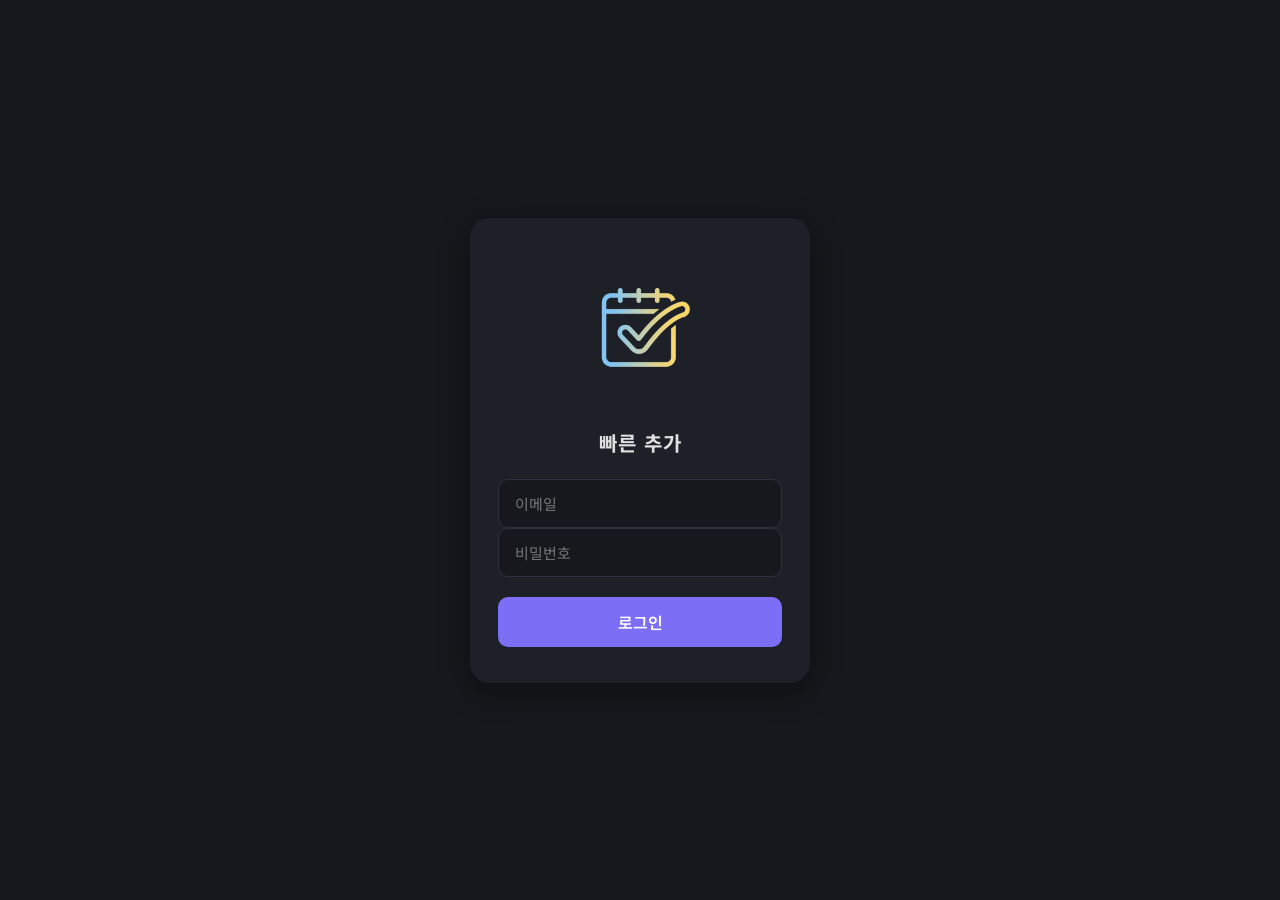
<file: quick.html>
<!DOCTYPE html>
<html lang="ko">
<head>
  <meta charset="UTF-8" />
  <meta name="viewport" content="width=device-width, initial-scale=1.0, maximum-scale=1.0, user-scalable=no" />
  <meta name="theme-color" content="#1a1a2e" />
  <title>똑비서 빠른 추가</title>
  <link rel="icon" href="favicon.png" />
  <!-- 똑비서와 같은 스타일시트(같은 ?v=) → 브라우저 캐시 공유 -->
  <link rel="stylesheet" href="css/style.css?v=20261028a" />
  <!-- 글꼴은 화면 표시를 막지 않도록 비동기 로드 -->
  <link rel="preconnect" href="https://fonts.googleapis.com" />
  <link rel="stylesheet" media="print" onload="this.media='all'"
        href="https://fonts.googleapis.com/css2?family=Noto+Sans+KR:wght@300;400;500;700&family=DM+Sans:wght@300;400;500&display=swap" />
  <style>
    /* ── 로그인 화면 (index.html과 동일) ── */
    #login-screen {
      position: fixed; inset: 0; background: #16181d;
      display: none; flex-direction: column; align-items: center; justify-content: center;
      z-index: 9998;
    }
    #login-box {
      width: 100%; max-width: 340px; padding: 40px 28px 36px;
      background: #1e2028; border-radius: 20px; box-shadow: 0 8px 32px rgba(0,0,0,0.4);
      display: flex; flex-direction: column; gap: 14px;
    }
    #login-logo-wrap { display: flex; flex-direction: column; align-items: center; gap: 10px; margin-bottom: 8px; }
    #login-logo { width: 160px; height: 160px; background: transparent; border-radius: 12px; }
    #login-title { font-size: 20px; font-weight: 700; color: #e0e0e0; letter-spacing: 1px; }
    #login-box input {
      width: 100%; padding: 13px 16px; border-radius: 10px; border: 1.5px solid #2e3240;
      background: #16181d; color: #e0e0e0; font-size: 15px; outline: none; box-sizing: border-box;
      transition: border-color 0.2s; font-family: 'Noto Sans KR', sans-serif;
    }
    #login-box input:focus { border-color: #7c6ef5; }
    #login-btn {
      width: 100%; padding: 13px; border-radius: 10px; border: none; background: #7c6ef5; color: #fff;
      font-size: 16px; font-weight: 600; cursor: pointer; display: flex; align-items: center;
      justify-content: center; gap: 8px; transition: background 0.2s;
      font-family: 'Noto Sans KR', sans-serif; margin-top: 4px;
    }
    #login-btn:active { background: #5a4abf; }
    #login-btn:disabled { background: #2e3240; cursor: not-allowed; }
    #login-error { color: #e05c6a; font-size: 13px; text-align: center; min-height: 16px; line-height: 1.4; }
    #login-spinner {
      display: none; width: 18px; height: 18px; border: 2px solid rgba(255,255,255,0.3);
      border-top-color: #fff; border-radius: 50%; animation: spin 0.7s linear infinite;
    }
    @keyframes spin { to { transform: rotate(360deg); } }

    /* ── 빠른 추가 메인 화면 ── */
    #q-app {
      height: 100dvh; max-width: 480px; margin: 0 auto;
      overflow-y: auto; -webkit-overflow-scrolling: touch;
      padding: 18px 16px 120px;
    }
    #q-header { display: flex; align-items: center; justify-content: space-between; margin-bottom: 16px; }
    #q-header-title { font-size: 18px; font-weight: 700; color: var(--text-primary); }
    #q-header-sub   { font-size: 12px; color: var(--text-muted); margin-top: 2px; }
    #q-edit-toggle {
      padding: 7px 14px; border-radius: 20px; font-size: 13px;
      border: 1px solid var(--border-light); color: var(--text-secondary);
    }
    #q-edit-toggle.active { background: var(--accent); border-color: var(--accent); color: #1a1a2e; font-weight: 600; }
    #q-header-btns { display: flex; gap: 6px; align-items: center; flex-shrink: 0; }
    #q-add-tpl {
      display: none; padding: 7px 12px; border-radius: 20px; font-size: 13px;
      border: 1px solid var(--accent); color: var(--accent);
    }
    #q-app.editing #q-add-tpl { display: block; }

    #q-direct {
      width: 100%; padding: 15px; margin-bottom: 16px;
      border-radius: var(--radius); border: 1.5px dashed var(--accent);
      background: var(--accent-glow); color: var(--accent);
      font-size: 15px; font-weight: 600;
    }
    #q-direct:active { transform: scale(0.98); }

    #q-grid { display: grid; grid-template-columns: 1fr 1fr; gap: 10px; }
    .q-card {
      position: relative; text-align: left;
      background: var(--bg-surface); border: 1px solid var(--border-light);
      border-left: 4px solid var(--border-light);
      border-radius: var(--radius); padding: 14px 12px; min-height: 74px;
      display: flex; flex-direction: column; justify-content: center; gap: 6px;
      transition: transform 0.1s;
    }
    .q-card:active { transform: scale(0.97); }
    .q-card.imp-1 { border-left-color: var(--imp-1); }
    .q-card.imp-2 { border-left-color: var(--imp-2); }
    .q-card.imp-3 { border-left-color: var(--imp-3); }
    .q-card-title {
      font-size: 15px; font-weight: 600; color: var(--text-primary);
      word-break: break-all; line-height: 1.3;
    }
    .q-card-meta { font-size: 11px; color: var(--text-muted); display: flex; flex-wrap: wrap; gap: 6px; }
    .q-card-memo {
      font-size: 11px; color: var(--text-secondary);
      white-space: nowrap; overflow: hidden; text-overflow: ellipsis;
    }
    /* 편집 모드: 1열 목록 + 오른쪽 드래그 핸들(가로 3선, 체크리스트와 동일) */
    #q-app.editing #q-grid { grid-template-columns: 1fr; gap: 8px; }
    #q-app.editing .q-card { min-height: 60px; padding-right: 56px; border-style: dashed; border-left-style: solid; }
    #q-app.editing .q-card:active { transform: none; }
    .q-card-handle {
      display: none; position: absolute; top: 0; right: 0; bottom: 0; width: 52px;
      align-items: center; justify-content: center;
      color: var(--text-muted); cursor: grab; touch-action: none;
      -webkit-user-select: none; user-select: none; -webkit-touch-callout: none;
    }
    #q-app.editing .q-card-handle { display: flex; }
    .q-card.q-dragging { opacity: 0.3; }
    .q-card.q-drag-over-top    { box-shadow: 0 -3px 0 var(--accent); }
    .q-card.q-drag-over-bottom { box-shadow: 0 3px 0 var(--accent); }
    .q-drag-clone { box-shadow: 0 4px 20px rgba(0,0,0,0.4); }
    #q-empty {
      grid-column: 1 / -1; text-align: center; color: var(--text-muted);
      font-size: 13px; line-height: 1.7; padding: 30px 0;
    }

    /* ── 입력 시트 (똑비서 할일 모달 스타일 재사용) ── */
    #modal-box { max-height: 92dvh; overflow-y: auto; }
    #detail-section { margin-bottom: 18px; }
    #q-date-btns { display: flex; gap: 4px; flex-wrap: wrap; }
    .q-date-chip {
      padding: 7px 11px; border-radius: 20px; font-size: 12px;
      border: 1px solid var(--border-light); color: var(--text-secondary);
      white-space: nowrap; transition: all 0.15s;
    }
    .q-date-chip.active { background: var(--accent); border-color: var(--accent); color: #1a1a2e; font-weight: 600; }
    #q-date-text { font-size: 11px; color: var(--text-muted); margin-left: 40px; margin-top: -6px; }
    #q-option-slots { display: flex; gap: 14px; align-items: center; }
    #q-option-slots .remind-flag-slot { min-height: 30px; }
    #q-option-slots #checklist-toggle-label { margin-left: 0; }
    #q-option-slots .checklist-open-btn,
    #q-option-slots .time-open-btn { padding: 5px 12px; font-size: 12px; }
    #q-footer { display: flex; gap: 8px; }
    #q-footer #modal-save { flex: 1; margin-top: 0; }
    #q-tpl-delete {
      padding: 13px 18px; border-radius: var(--radius-sm); font-size: 15px;
      border: 1px solid var(--danger); color: var(--danger);
    }
    #q-tpl-delete.hidden { display: none; }
    #modal-save:disabled { opacity: 0.5; }

    /* ── 확인 창 (템플릿 삭제) ── */
    #q-confirm {
      position: fixed; inset: 0; background: rgba(0,0,0,0.55); z-index: 1100;
      display: flex; align-items: center; justify-content: center;
    }
    #q-confirm.hidden { display: none; }
    #q-confirm-box {
      background: var(--bg-elevated); border-radius: 16px; padding: 24px 20px 18px; width: 280px;
      display: flex; flex-direction: column; gap: 16px; box-shadow: 0 8px 32px rgba(0,0,0,0.5);
    }
    #q-confirm-msg { font-size: 15px; font-weight: 600; color: var(--text-primary); text-align: center; line-height: 1.5; word-break: break-all; }
    #q-confirm-btns { display: flex; gap: 10px; }
    #q-confirm-btns button { flex: 1; padding: 11px; border-radius: 10px; font-size: 15px; }
    #q-confirm-cancel { background: var(--bg-hover); color: var(--text-primary); }
    #q-confirm-ok { background: var(--danger); color: #fff; font-weight: 600; }

    /* 하단 탭바가 없으므로 토스트 위치를 아래로 */
    #toast { bottom: 40px; }
  </style>
</head>
<body>
<script>
  // 저장된 테마를 먼저 적용 (index.html의 스플래시 스크립트와 동일)
  (function () {
    var LEGACY = { sage: 'light', navy: 'dark' };
    var COLORS = ['sky', 'rose', 'lavender', 'cream', 'apricot', 'mint', 'mocha', 'gray'];
    var t = localStorage.getItem('app-theme') || (localStorage.getItem('lightmode') === '1' ? 'light' : 'dark');
    if (LEGACY[t]) t = LEGACY[t];
    if (t === 'light') document.body.classList.add('light-mode');
    else if (COLORS.indexOf(t) !== -1) document.body.classList.add('theme-' + t, 'theme-active');
  })();
</script>

<!-- ===== 로그인 화면 (저장된 로그인이 없을 때만 표시) ===== -->
<div id="login-screen">
  <div id="login-box">
    <div id="login-logo-wrap">
      <img id="login-logo" src="logo2.png" alt="똑비서" />
      <div id="login-title">빠른 추가</div>
    </div>
    <form id="login-form" autocomplete="off">
      <input type="email" id="login-email" placeholder="이메일" required autocomplete="username" />
      <input type="password" id="login-password" placeholder="비밀번호" required autocomplete="current-password" />
      <div id="login-error"></div>
      <button type="submit" id="login-btn">
        <span id="login-btn-text">로그인</span>
        <span id="login-spinner"></span>
      </button>
    </form>
  </div>
</div>

<!-- ===== 메인 화면: 템플릿 목록 ===== -->
<div id="q-app" style="display:none">
  <div id="q-header">
    <div>
      <div id="q-header-title">⚡ 빠른 똑비서</div>
      <div id="q-header-sub"></div>
    </div>
    <div id="q-header-btns">
      <button id="q-add-tpl">＋ 새 템플릿</button>
      <button id="q-edit-toggle">템플릿 편집</button>
    </div>
  </div>
  <button id="q-direct">✏️ 직접 입력</button>
  <div id="q-grid"></div>
</div>

<!-- ===== 입력 시트 (똑비서 할일 모달 구조/스타일 재사용) ===== -->
<div id="modal-overlay" class="hidden">
  <div id="modal-box">
    <div id="modal-header">
      <span id="modal-title-label">할일 추가</span>
      <button id="modal-close">✕</button>
    </div>
    <div id="modal-title-row">
      <input type="text" id="input-title" size="1" placeholder="할일을 입력하세요..." autocomplete="off" />
    </div>
    <div id="detail-section">
      <div class="detail-row" id="q-date-row">
        <label class="detail-label">날짜</label>
        <div id="q-date-btns">
          <button class="q-date-chip" data-offset="0">오늘</button>
          <button class="q-date-chip" data-offset="1">내일</button>
          <button class="q-date-chip" data-offset="2">모레</button>
          <button class="q-date-chip" id="q-date-pick">📅 선택</button>
        </div>
      </div>
      <div id="q-date-text"></div>
      <div class="detail-row">
        <label class="detail-label">중요도</label>
        <div id="importance-btns">
          <button class="imp-btn" data-val="0">없음</button>
          <button class="imp-btn" data-val="1">낮음</button>
          <button class="imp-btn" data-val="2">보통</button>
          <button class="imp-btn" data-val="3">높음</button>
        </div>
      </div>
      <div class="detail-row">
        <label class="detail-label">메모</label>
        <textarea id="input-memo" cols="1" placeholder="메모 (선택사항)"></textarea>
      </div>
      <div class="detail-row">
        <label class="detail-label">옵션</label>
        <div id="q-option-slots">
          <div class="remind-flag-slot">
            <label id="time-toggle-label">
              <input type="checkbox" id="time-toggle" />
              <span>시간</span>
            </label>
            <button id="time-open-btn" class="time-open-btn hidden" title="시간 편집">🕒 시간</button>
          </div>
          <div class="remind-flag-slot">
            <label id="checklist-toggle-label">
              <input type="checkbox" id="checklist-toggle" />
              <span>리스트</span>
            </label>
            <button id="checklist-open-btn" class="checklist-open-btn hidden" title="체크리스트 편집">☑ 리스트</button>
          </div>
        </div>
      </div>
    </div>
    <div id="q-footer">
      <button id="q-tpl-delete" class="hidden">삭제</button>
      <button id="modal-save">추가</button>
    </div>
  </div>
</div>

<!-- ===== 체크리스트 모달 (index.html과 동일) ===== -->
<div id="checklist-overlay" class="hidden">
  <div id="checklist-box">
    <div id="checklist-header">
      <span>체크 리스트</span>
      <button id="checklist-modal-close">✕</button>
    </div>
    <div id="checklist-items"></div>
    <div id="checklist-add-row">
      <input type="text" id="checklist-input" size="1" placeholder="" autocomplete="off" />
      <button id="checklist-add-btn">＋</button>
    </div>
    <div id="checklist-footer">
      <button id="checklist-cancel-btn" class="checklist-footer-btn cancel">취소</button>
      <button id="checklist-confirm-btn" class="checklist-footer-btn confirm">확인</button>
    </div>
  </div>
</div>

<!-- ===== 시간 설정 모달 (index.html과 동일) ===== -->
<div id="time-overlay" class="hidden">
  <div id="time-box">
    <div id="time-header">
      <span>시간 설정</span>
      <button id="time-modal-close">✕</button>
    </div>
    <div id="time-select-row">
      <select id="time-hour"></select>
      <span class="time-unit">시</span>
      <select id="time-minute"></select>
      <span class="time-unit">분</span>
    </div>
    <div id="time-footer">
      <button id="time-delete-btn" class="time-footer-btn delete hidden">삭제</button>
      <button id="time-cancel-btn" class="time-footer-btn cancel">취소</button>
      <button id="time-confirm-btn" class="time-footer-btn confirm">확인</button>
    </div>
  </div>
</div>

<!-- ===== 템플릿 삭제 확인 ===== -->
<div id="q-confirm" class="hidden">
  <div id="q-confirm-box">
    <div id="q-confirm-msg"></div>
    <div id="q-confirm-btns">
      <button id="q-confirm-cancel">취소</button>
      <button id="q-confirm-ok">삭제</button>
    </div>
  </div>
</div>

<!-- 똑비서 파일 재활용 (같은 ?v= → 브라우저 캐시 공유)
     config.js  : 로그인·출입증 갱신·공용 함수(showToast, todayStr …)
     db.js      : insertTodo (할일 저장), 체크리스트 진행도
     sync.js    : 기기 저장소(IndexedDB)·대기 큐 — 오프라인 저장용
     todo.js    : 시간 표시 형식(formatTimeLabel)
     modal.js   : 시간 모달·체크리스트 모달
     storage.js : 디자인 달력(openCustomDatePicker)
     holiday.js : 달력의 공휴일 빨간 날 -->
<script src="js/config.js?v=20261114a"></script>
<script src="js/db.js"></script>
<script src="js/sync.js?v=20261028a"></script>
<script src="js/todo.js"></script>
<script src="js/modal.js"></script>
<script src="js/storage.js?v=20261112b"></script>
<script src="js/holiday.js?v=20261112c"></script>

<script>
// =============================================
// quick.html — 똑비서 빠른 추가 (모바일 전용)
// - 템플릿(기기 안 저장)을 눌러 바로 할일 추가
// - 저장 대상: 개인 모드(ddog) 테이블
// =============================================

// ── 똑비서 화면 함수 대체 ──
// 재활용한 파일들이 똑비서 화면 갱신 함수를 부르는 경우가 있어 빈 함수로 둔다.
// (빠른 추가에는 달력·목록 화면이 없음)
function refreshCurrentTab() {}
function updateMonthDots() {}

// config.js의 로그인 폼(initLoginForm)은 로그인 성공 시 showApp()을 부른다.
// → 똑비서 전체를 띄우는 대신 빠른 추가 화면을 띄우도록 이 페이지용으로 교체
async function showApp() {
  document.getElementById('login-screen').style.display = 'none';
  document.getElementById('q-app').style.display = '';
  _qLoadHolidays();
}

// ─────────────────────────────────────────────
// 템플릿 저장소 (기기 안 localStorage)
// ─────────────────────────────────────────────
const Q_TPL_KEY = 'ddog_quick_templates';

function qLoadTemplates() {
  try {
    const arr = JSON.parse(localStorage.getItem(Q_TPL_KEY) || '[]');
    return Array.isArray(arr) ? arr : [];
  } catch(e) { return []; }
}

function qSaveTemplates(list) {
  localStorage.setItem(Q_TPL_KEY, JSON.stringify(list));
}

// 표시 순서: 중요도 높음 → 보통 → 낮음 → 없음, 같은 중요도 안에서는 저장된 순서
function qSortedTemplates() {
  return qLoadTemplates()
    .map((t, i) => ({ t, i }))
    .sort((a, b) => ((b.t.importance || 0) - (a.t.importance || 0)) || (a.i - b.i))
    .map(x => x.t);
}

// ─────────────────────────────────────────────
// 메인 화면 (템플릿 목록)
// ─────────────────────────────────────────────
let _qEditing = false;   // 편집 모드

function qRenderGrid() {
  const grid = document.getElementById('q-grid');
  const list = qSortedTemplates();
  grid.innerHTML = '';

  if (!list.length) {
    const empty = document.createElement('div');
    empty.id = 'q-empty';
    empty.innerHTML = _qEditing
      ? '오른쪽 위 [＋ 새 템플릿]으로 추가해 보세요.'
      : '등록된 템플릿이 없어요.<br>오른쪽 위 [템플릿 편집]에서 추가해 보세요.';
    grid.appendChild(empty);
    return;
  }

  list.forEach(tpl => {
    const card = document.createElement('button');
    card.className = 'q-card imp-' + (tpl.importance || 0);
    card.dataset.tplid = tpl.id;
    card.dataset.imp = String(tpl.importance || 0);

    const title = document.createElement('div');
    title.className = 'q-card-title';
    title.textContent = tpl.title;
    card.appendChild(title);

    const metaParts = [];
    if (tpl.time_at) metaParts.push('🕒 ' + formatTimeLabel(tpl.time_at));
    const clCount = (tpl.checklist || []).filter(it => it.text && it.text.trim()).length;
    if (clCount) metaParts.push('☑ ' + clCount);
    if (metaParts.length) {
      const meta = document.createElement('div');
      meta.className = 'q-card-meta';
      metaParts.forEach(t => { const s = document.createElement('span'); s.textContent = t; meta.appendChild(s); });
      card.appendChild(meta);
    }
    if (tpl.memo) {
      const memo = document.createElement('div');
      memo.className = 'q-card-memo';
      memo.textContent = tpl.memo.split('\n')[0];
      card.appendChild(memo);
    }

    // 편집 모드: 드래그 핸들 (똑비서 체크리스트와 같은 가로 3선)
    const handle = document.createElement('span');
    handle.className = 'q-card-handle';
    handle.innerHTML = '<svg viewBox="0 0 24 14" width="20" height="13" fill="currentColor"><rect y="0" width="24" height="2.5" rx="1.2"/><rect y="5.5" width="24" height="2.5" rx="1.2"/><rect y="11" width="24" height="2.5" rx="1.2"/></svg>';
    handle.addEventListener('click', e => e.stopPropagation());
    card.appendChild(handle);
    qInitCardDrag(handle, grid, tpl.id);

    card.addEventListener('click', () => {
      if (_qEditing) qOpenSheet('tpl-edit', tpl);
      else           qOpenSheet('add', tpl);
    });
    grid.appendChild(card);
  });
}

// ─── 템플릿 드래그 정렬 (똑비서 체크리스트 드래그 방식 재활용) ───
// 같은 중요도 범위 안에서만 이동 가능 (끌고 있는 카드가 범위 밖으로 나가지 않음)
function qInitCardDrag(handle, container, tplId) {
  let startY = 0, isDragging = false, cloneEl = null, origRect = null, srcCard = null, lastY = 0;

  const getCard = () => container.querySelector(`[data-tplid="${tplId}"]`);
  const groupCards = () => [...container.querySelectorAll(`.q-card[data-imp="${srcCard.dataset.imp}"]`)];
  const otherCards = () => groupCards().filter(c => c !== srcCard);
  const clearMarks = () => container.querySelectorAll('.q-drag-over-top, .q-drag-over-bottom')
    .forEach(c => c.classList.remove('q-drag-over-top', 'q-drag-over-bottom'));

  // 끌고 있는 카드의 위치를 같은 중요도 범위 안으로 제한 → 카드 중심 Y 반환
  const clampedCenter = (clientY) => {
    const g = groupCards();
    const top    = g[0].getBoundingClientRect().top;
    const bottom = g[g.length - 1].getBoundingClientRect().bottom;
    let cardTop = origRect.top + (clientY - startY);
    cardTop = Math.max(top, Math.min(cardTop, bottom - origRect.height));
    if (cloneEl) cloneEl.style.top = cardTop + 'px';
    return cardTop + origRect.height / 2;
  };

  const onStart = (clientY) => { startY = clientY; srcCard = getCard(); };

  const onMove = (clientY) => {
    if (!srcCard) return;
    if (!isDragging) {
      if (Math.abs(clientY - startY) <= 6) return;
      isDragging = true;
      origRect = srcCard.getBoundingClientRect();
      cloneEl = srcCard.cloneNode(true);
      cloneEl.classList.add('q-drag-clone');
      cloneEl.style.cssText = `position:fixed;left:${origRect.left}px;top:${origRect.top}px;width:${origRect.width}px;height:${origRect.height}px;z-index:9999;pointer-events:none;opacity:0.9;margin:0;`;
      document.body.appendChild(cloneEl);
      srcCard.classList.add('q-dragging');
    }
    const y = clampedCenter(clientY);
    lastY = y;

    clearMarks();
    const target = otherCards().find(c => {
      const r = c.getBoundingClientRect();
      return y >= r.top && y <= r.bottom;
    });
    if (target) {
      const r = target.getBoundingClientRect();
      target.classList.add(y < r.top + r.height / 2 ? 'q-drag-over-top' : 'q-drag-over-bottom');
    }

    // 목록 위/아래 끝으로 끌면 자동 스크롤
    const app = document.getElementById('q-app');
    if (clientY < 70) app.scrollTop -= 8;
    else if (clientY > window.innerHeight - 70) app.scrollTop += 8;
  };

  const onEnd = () => {
    if (!srcCard) return;
    if (!isDragging) { srcCard = null; return; }
    isDragging = false;
    if (cloneEl) { cloneEl.remove(); cloneEl = null; }
    clearMarks();

    // 같은 중요도 안에서 놓인 위치 계산
    // (범위 끝에 닿으면 카드 중심이 이웃 카드 중심과 같아지므로, 움직인 방향으로 판정)
    const movedDown = lastY > origRect.top + origRect.height / 2;
    let dropBeforeId = null;
    for (const c of otherCards()) {
      const r = c.getBoundingClientRect();
      const mid = r.top + r.height / 2;
      if (movedDown ? lastY < mid : lastY <= mid) { dropBeforeId = c.dataset.tplid; break; }
    }
    srcCard.classList.remove('q-dragging');

    // 화면 순서(중요도 정렬)대로 저장하면서, 같은 중요도 묶음 안에서만 위치 이동
    const list = qSortedTemplates();
    const srcIdx = list.findIndex(t => t.id === tplId);
    if (srcIdx !== -1) {
      const [item] = list.splice(srcIdx, 1);
      let to;
      if (dropBeforeId !== null) {
        to = list.findIndex(t => t.id === dropBeforeId);
      } else {
        // 묶음의 맨 끝 = 같은 중요도의 마지막 카드 바로 뒤
        const imp = item.importance || 0;
        let lastIdx = -1;
        list.forEach((t, i) => { if ((t.importance || 0) === imp) lastIdx = i; });
        to = lastIdx === -1 ? srcIdx : lastIdx + 1;
      }
      list.splice(to === -1 ? srcIdx : to, 0, item);
      qSaveTemplates(list);
    }
    srcCard = null;
    qRenderGrid();
  };

  handle.addEventListener('touchstart', e => {
    e.preventDefault();
    onStart(e.touches[0].clientY);
    const mv = ev => { ev.preventDefault(); onMove(ev.touches[0].clientY); };
    const en = ev => {
      document.removeEventListener('touchmove', mv);
      document.removeEventListener('touchend', en);
      document.removeEventListener('touchcancel', en);
      onEnd();
    };
    document.addEventListener('touchmove', mv, { passive: false });
    document.addEventListener('touchend', en, { passive: true });
    document.addEventListener('touchcancel', en, { passive: true });
  }, { passive: false });

  handle.addEventListener('mousedown', e => {
    e.preventDefault();
    onStart(e.clientY);
    document.body.style.userSelect = 'none';
    const mv = ev => onMove(ev.clientY);
    const en = ev => {
      document.removeEventListener('mousemove', mv);
      document.removeEventListener('mouseup', en);
      document.body.style.userSelect = '';
      onEnd();
    };
    document.addEventListener('mousemove', mv);
    document.addEventListener('mouseup', en);
  });
}

function qSetEditing(on) {
  _qEditing = on;
  document.getElementById('q-app').classList.toggle('editing', on);
  const btn = document.getElementById('q-edit-toggle');
  btn.textContent = on ? '완료' : '템플릿 편집';
  btn.classList.toggle('active', on);
  document.getElementById('q-direct').style.display = on ? 'none' : '';
  qRenderGrid();
}

function qUpdateHeaderSub() {
  const d = new Date();
  const dow = ['일','월','화','수','목','금','토'][d.getDay()];
  document.getElementById('q-header-sub').textContent =
    `오늘 ${d.getMonth()+1}월 ${d.getDate()}일 (${dow})`;
}

// ─────────────────────────────────────────────
// 입력 시트
//   mode: 'add'      → 할일 추가 (tpl 있으면 템플릿 값으로 채움, 없으면 직접 입력)
//         'tpl-new'  → 새 템플릿 등록
//         'tpl-edit' → 템플릿 수정/삭제
// ─────────────────────────────────────────────
let _qMode   = 'add';
let _qTplId  = null;
let _qDate   = todayStr();
let _qSaving = false;

function _qDateOffset(n) {
  const d = new Date(); d.setDate(d.getDate() + n); return toLocalDateStr(d);
}

function _qDateLabel(v) {
  const d = new Date(v + 'T00:00:00');
  const dow = ['일','월','화','수','목','금','토'][d.getDay()];
  return `${d.getMonth()+1}. ${d.getDate()}.(${dow})`;
}

function qSetDate(dateStr) {
  _qDate = dateStr;
  let matched = false;
  document.querySelectorAll('.q-date-chip[data-offset]').forEach(chip => {
    const on = _qDateOffset(parseInt(chip.dataset.offset, 10)) === dateStr;
    chip.classList.toggle('active', on);
    if (on) matched = true;
  });
  const pick = document.getElementById('q-date-pick');
  pick.classList.toggle('active', !matched);
  pick.textContent = matched ? '📅 선택' : '📅 ' + _qDateLabel(dateStr);
  const full = _formatCustomDateLabel(dateStr);   // storage.js: "2026. 11. 24. (화)"
  document.getElementById('q-date-text').textContent = full;
}

function qSetImportance(val) {
  selectedImportance = val;   // modal.js 전역
  document.querySelectorAll('#importance-btns .imp-btn').forEach(b => {
    b.classList.toggle('active', parseInt(b.dataset.val, 10) === val);
  });
}

function qOpenSheet(mode, tpl) {
  _qMode  = mode;
  _qTplId = tpl ? tpl.id : null;
  _qSaving = false;
  AppState.editingId = null;   // 체크리스트 모달이 "신규" 동작(확인 = 임시 보관)을 하도록

  const isAdd = mode === 'add';
  document.getElementById('modal-title-label').textContent =
    mode === 'tpl-new'  ? '새 템플릿' :
    mode === 'tpl-edit' ? '템플릿 수정' :
    (tpl ? '할일 추가 · 템플릿' : '할일 추가');
  document.getElementById('q-date-row').style.display  = isAdd ? '' : 'none';
  document.getElementById('q-date-text').style.display = isAdd ? '' : 'none';
  document.getElementById('q-tpl-delete').classList.toggle('hidden', mode !== 'tpl-edit');
  const saveBtn = document.getElementById('modal-save');
  saveBtn.textContent = isAdd ? '추가' : '템플릿 저장';
  saveBtn.disabled = false;

  // 값 채우기 (템플릿 → 시트)
  document.getElementById('input-title').value = tpl ? (tpl.title || '') : '';
  document.getElementById('input-memo').value  = tpl ? (tpl.memo  || '') : '';
  qSetImportance(tpl ? (tpl.importance || 0) : 0);
  timeValue = tpl ? (tpl.time_at || null) : null;                       // modal.js 전역
  checklistItems = tpl && Array.isArray(tpl.checklist)                  // modal.js 전역
    ? tpl.checklist.map(it => ({ ...it, checked: false }))
    : [];
  updateTimeUI();
  updateChecklistUI();
  qSetDate(todayStr());

  document.getElementById('modal-overlay').classList.remove('hidden');
  // 직접 입력/새 템플릿은 제목칸에 바로 포커스 (템플릿 추가는 키보드 안 띄움)
  if (!tpl) setTimeout(() => document.getElementById('input-title').focus(), 250);
}

function qCloseSheet() {
  try { document.activeElement && document.activeElement.blur && document.activeElement.blur(); } catch(e) {}
  document.getElementById('modal-overlay').classList.add('hidden');
}

// 시트 내용 → 템플릿/할일 값
function _qCollect() {
  const validItems = checklistItems.filter(it => it.text && it.text.trim());
  return {
    title:      document.getElementById('input-title').value.trim(),
    memo:       document.getElementById('input-memo').value.trim(),
    importance: selectedImportance,
    time_at:    timeValue || null,
    validItems,
  };
}

function _qTitleRequired() {
  const el = document.getElementById('input-title');
  el.focus();
  el.style.borderColor = 'var(--danger)';
  setTimeout(() => { el.style.borderColor = ''; }, 1500);
  showToast('제목을 입력해주세요 ✏️');
}

async function qHandleSave() {
  if (_qSaving) return;
  const v = _qCollect();
  if (!v.title) { _qTitleRequired(); return; }

  // ── 템플릿 저장 ──
  if (_qMode !== 'add') {
    const list = qLoadTemplates();
    const tpl = {
      id:         _qTplId || ('tpl_' + Date.now() + '_' + Math.random().toString(36).slice(2, 6)),
      title:      v.title,
      memo:       v.memo,
      importance: v.importance,
      time_at:    v.time_at,
      checklist:  v.validItems.map(it => ({ id: it.id, text: it.text.trim(), checked: false })),
    };
    const idx = list.findIndex(t => t.id === tpl.id);
    if (idx !== -1 && (list[idx].importance || 0) === (tpl.importance || 0)) {
      list[idx] = tpl;
    } else {
      // 새 템플릿 또는 중요도 변경 → 해당 중요도 묶음의 맨 끝에 표시되도록 뒤로 이동
      if (idx !== -1) list.splice(idx, 1);
      list.push(tpl);
    }
    qSaveTemplates(list);
    qCloseSheet();
    qRenderGrid();
    showToast('템플릿 저장됐어요 ✓');
    return;
  }

  // ── 할일 추가 → 똑비서(ddog)로 저장 ──
  _qSaving = true;
  const saveBtn = document.getElementById('modal-save');
  saveBtn.disabled = true;

  try {
    // 출입증 확인 (유효하면 서버 요청 없이 즉시 통과, 만료 임박이면 갱신)
    const auth = await refreshNow();
    if (auth === 'invalid' || auth === 'none') {
      clearSession();
      _qSaving = false;
      saveBtn.disabled = false;
      showToast('로그인이 만료됐어요. 다시 로그인해 주세요');
      document.getElementById('login-screen').style.display = 'flex';
      return;
    }

    // 정렬 순서: 똑비서와 동일하게 "그 날짜의 맨 위"로 (insertTodo가 AppState.todos 기준으로 계산)
    try {
      AppState.todos = (await fetchTodosByDate(_qDate)).filter(t => typeof t.sort_order === 'number');
    } catch(e) {
      AppState.todos = [];
    }

    const checklistJson = v.validItems.length
      ? JSON.stringify(v.validItems.map(it => ({ id: it.id, text: it.text.trim(), checked: false })))
      : null;

    const saved = await insertTodo({
      title:        v.title,
      memo:         v.memo,
      importance:   v.importance,
      date:         _qDate,
      time_at:      v.time_at,
      checklist:    checklistJson,
      remind_days:  0,
      weekly_flag:  false,
      storage_flag: false,
      repeat_type:  'none',
    });

    const isTmp = String(saved && saved.id).startsWith('tmp_');
    if (!isTmp && saved && saved.id != null) {
      // 서버 저장 성공 → 기기 저장소에 넣은 사본은 지움.
      // 똑비서는 다음 실행 때 "마지막으로 받은 시각 이후 변경분"을 받아오는데,
      // 이 행이 기기 저장소에 있으면 그 기준 시각이 이 행의 시각으로 앞당겨져
      // 그 사이 다른 기기에서 바뀐 일정을 첫 단계에서 놓칠 수 있기 때문.
      // (지워도 똑비서를 열면 서버에서 바로 받아와 표시됨)
      try { await idbDelete(saved.id); } catch(e) {}
    }
    // 오프라인/전송 실패(tmp) → 기기 저장소 + 대기 큐에 남김 → 똑비서 실행 시 자동 전송

    qCloseSheet();
    showToast(isTmp ? '오프라인 저장 · 똑비서를 열면 전송돼요' : '추가됐어요 ✓', 2500);
  } catch(e) {
    console.error('[quick] 저장 실패', e);
    showToast('저장 실패. 다시 시도해주세요');
  } finally {
    _qSaving = false;
    saveBtn.disabled = false;
  }
}

// ── 템플릿 삭제 확인 ──
function qOpenConfirm() {
  const title = document.getElementById('input-title').value.trim() || '이 템플릿';
  document.getElementById('q-confirm-msg').textContent = `'${title}' 템플릿을 삭제할까요?`;
  document.getElementById('q-confirm').classList.remove('hidden');
}
function qCloseConfirm() {
  document.getElementById('q-confirm').classList.add('hidden');
}
function qDeleteTemplate() {
  const list = qLoadTemplates().filter(t => t.id !== _qTplId);
  qSaveTemplates(list);
  qCloseConfirm();
  qCloseSheet();
  qRenderGrid();
  showToast('템플릿 삭제됐어요');
}

// ─────────────────────────────────────────────
// 뒤로가기: 열린 창(모달)만 닫기
//   - 평소 히스토리: [바닥] 한 칸뿐 → 아무것도 안 열려 있으면 뒤로가기 한 번에 바로 나감
//   - 창이 열리면 [바닥, 보호] 두 칸으로 (보호 칸은 항상 최대 1개 → 쌓이지 않음)
//   - 뒤로가기 → 맨 위 창 하나 닫기. 아직 열린 창이 있으면 똑비서와 같은 방식으로
//     history.forward()로 보호 칸에 복귀 (뒤로가기 중 pushState가 칸을 덮어쓰는 문제 회피)
//   - 버튼으로 창을 다 닫으면 남은 보호 칸을 스스로 정리 (다음 뒤로가기에 바로 나가도록)
// ─────────────────────────────────────────────
let _qGuardActive    = false;   // 보호 칸이 쌓여 있는지
let _qConsumingGuard = false;   // 보호 칸을 스스로 정리하는 중인지

function qHasOpenPopup() {
  if (document.getElementById('storage-date-picker-popup')) return true;
  if (!document.getElementById('q-confirm').classList.contains('hidden')) return true;
  if (!document.getElementById('time-overlay').classList.contains('hidden')) return true;
  if (!document.getElementById('checklist-overlay').classList.contains('hidden')) return true;
  if (!document.getElementById('modal-overlay').classList.contains('hidden')) return true;
  if (_qEditing) return true;   // 템플릿 편집 화면 → 뒤로가기 시 첫 화면으로
  return false;
}

function qCloseTopPopup() {
  const picker = document.getElementById('storage-date-picker-popup');
  if (picker) {
    picker.remove();
    document.getElementById('storage-date-picker-backdrop')?.remove();
    return;
  }
  if (!document.getElementById('q-confirm').classList.contains('hidden'))         { qCloseConfirm(); return; }
  if (!document.getElementById('time-overlay').classList.contains('hidden'))      { closeTimeModal(false); return; }
  if (!document.getElementById('checklist-overlay').classList.contains('hidden')) { closeChecklistModal(false); return; }
  if (!document.getElementById('modal-overlay').classList.contains('hidden'))     { qCloseSheet(); return; }
  if (_qEditing) { qSetEditing(false); return; }
}

// 창이 열리고 닫힐 때마다 보호 칸 상태를 맞춤
function qSyncGuard() {
  const open = qHasOpenPopup();
  if (open && !_qGuardActive) {
    history.pushState({ page: 'q-guard' }, '');
    _qGuardActive = true;
  } else if (!open && _qGuardActive && !_qConsumingGuard) {
    _qConsumingGuard = true;
    history.back();
  }
}

function qInitBackButton() {
  history.replaceState({ page: 'q-base' }, '');

  window.addEventListener('popstate', e => {
    // 바닥 칸으로 돌아온 경우만 처리 (forward로 보호 칸에 복귀한 이벤트는 무시)
    if (!e.state || e.state.page !== 'q-base') return;

    if (_qConsumingGuard) {
      // 스스로 정리한 경우: 그 사이 창이 다시 열렸으면 보호 칸 복귀
      _qConsumingGuard = false;
      if (qHasOpenPopup()) history.forward();
      else _qGuardActive = false;
      return;
    }

    if (!_qGuardActive) return;
    if (qHasOpenPopup()) {
      qCloseTopPopup();
      if (qHasOpenPopup()) { history.forward(); return; }
    }
    _qGuardActive = false;
  });

  // 창 열림/닫힘 감지 (클래스 변경·달력 팝업 추가/제거)
  let scheduled = false;
  new MutationObserver(() => {
    if (scheduled) return;
    scheduled = true;
    Promise.resolve().then(() => { scheduled = false; qSyncGuard(); });
  }).observe(document.body, { childList: true, subtree: true, attributes: true, attributeFilter: ['class'] });
}

// ─────────────────────────────────────────────
// 공휴일 (똑비서가 기기에 저장해 둔 목록으로 달력에 빨간 날 표시)
// ─────────────────────────────────────────────
function _qLoadHolidays() {
  try {
    const c = _hdLoadCache();
    if (c) _hdApplyState(c.year, c.items);
  } catch(e) {}
}

// ─────────────────────────────────────────────
// 시작
// ─────────────────────────────────────────────
function qInit() {
  // 로그인 폼 (config.js 재활용: 5회 실패 시 10분 잠금 포함)
  initLoginForm();

  // 시트 이벤트
  document.getElementById('modal-close').addEventListener('click', qCloseSheet);
  document.getElementById('modal-overlay').addEventListener('click', e => {
    if (e.target.id === 'modal-overlay') qCloseSheet();
  });
  document.querySelectorAll('#importance-btns .imp-btn').forEach(btn => {
    btn.addEventListener('click', () => qSetImportance(parseInt(btn.dataset.val, 10)));
  });
  document.querySelectorAll('.q-date-chip[data-offset]').forEach(chip => {
    chip.addEventListener('click', () => qSetDate(_qDateOffset(parseInt(chip.dataset.offset, 10))));
  });
  document.getElementById('q-date-pick').addEventListener('click', e => {
    e.preventDefault();
    try { document.activeElement && document.activeElement.blur && document.activeElement.blur(); } catch(_) {}
    openCustomDatePicker(dateStr => qSetDate(dateStr), _qDate);   // storage.js 디자인 달력
  });
  document.getElementById('modal-save').addEventListener('click', qHandleSave);
  document.getElementById('input-title').addEventListener('keydown', e => {
    if (e.key === 'Enter' && !e.isComposing) { e.preventDefault(); qHandleSave(); }
  });
  document.getElementById('q-tpl-delete').addEventListener('click', qOpenConfirm);
  document.getElementById('q-confirm-cancel').addEventListener('click', qCloseConfirm);
  document.getElementById('q-confirm-ok').addEventListener('click', qDeleteTemplate);
  document.getElementById('q-confirm').addEventListener('click', e => {
    if (e.target.id === 'q-confirm') qCloseConfirm();
  });

  // 시간·리스트 (modal.js 재활용 — 똑비서 할일 창과 동일 동작)
  document.getElementById('checklist-toggle').addEventListener('change', e => {
    const validItems = checklistItems.filter(it => it.text && it.text.trim());
    if (validItems.length > 0) { e.target.checked = true; return; }
    if (e.target.checked) openChecklistModal();
  });
  document.getElementById('checklist-open-btn').addEventListener('click', openChecklistModal);
  document.getElementById('time-toggle').addEventListener('change', e => {
    if (timeValue) { e.target.checked = true; return; }
    if (e.target.checked) openTimeModal();
  });
  document.getElementById('time-open-btn').addEventListener('click', openTimeModal);
  initChecklistModal();
  initTimeModal();

  // 메인 화면
  document.getElementById('q-direct').addEventListener('click', () => qOpenSheet('add', null));
  document.getElementById('q-edit-toggle').addEventListener('click', () => qSetEditing(!_qEditing));
  document.getElementById('q-add-tpl').addEventListener('click', () => qOpenSheet('tpl-new', null));
  qUpdateHeaderSub();
  qRenderGrid();
  qInitBackButton();

  // 다시 돌아왔을 때 날짜가 바뀌었으면 "오늘" 표시 갱신
  document.addEventListener('visibilitychange', () => {
    if (document.visibilityState === 'visible') qUpdateHeaderSub();
  });

  // 로그인 확인: 똑비서에 저장된 로그인을 그대로 사용
  const session = loadSession();
  if (session && session.access_token) {
    setAuthToken(session.access_token);
    showApp();
    // 만료 임박이면 미리 갱신 (화면 표시는 기다리지 않음)
    refreshNow().then(r => {
      if (r === 'invalid' || r === 'none') {
        clearSession();
        document.getElementById('login-screen').style.display = 'flex';
      }
    });
  } else {
    document.getElementById('login-screen').style.display = 'flex';
  }
}

qInit();
</script>
</body>
</html>
</file>
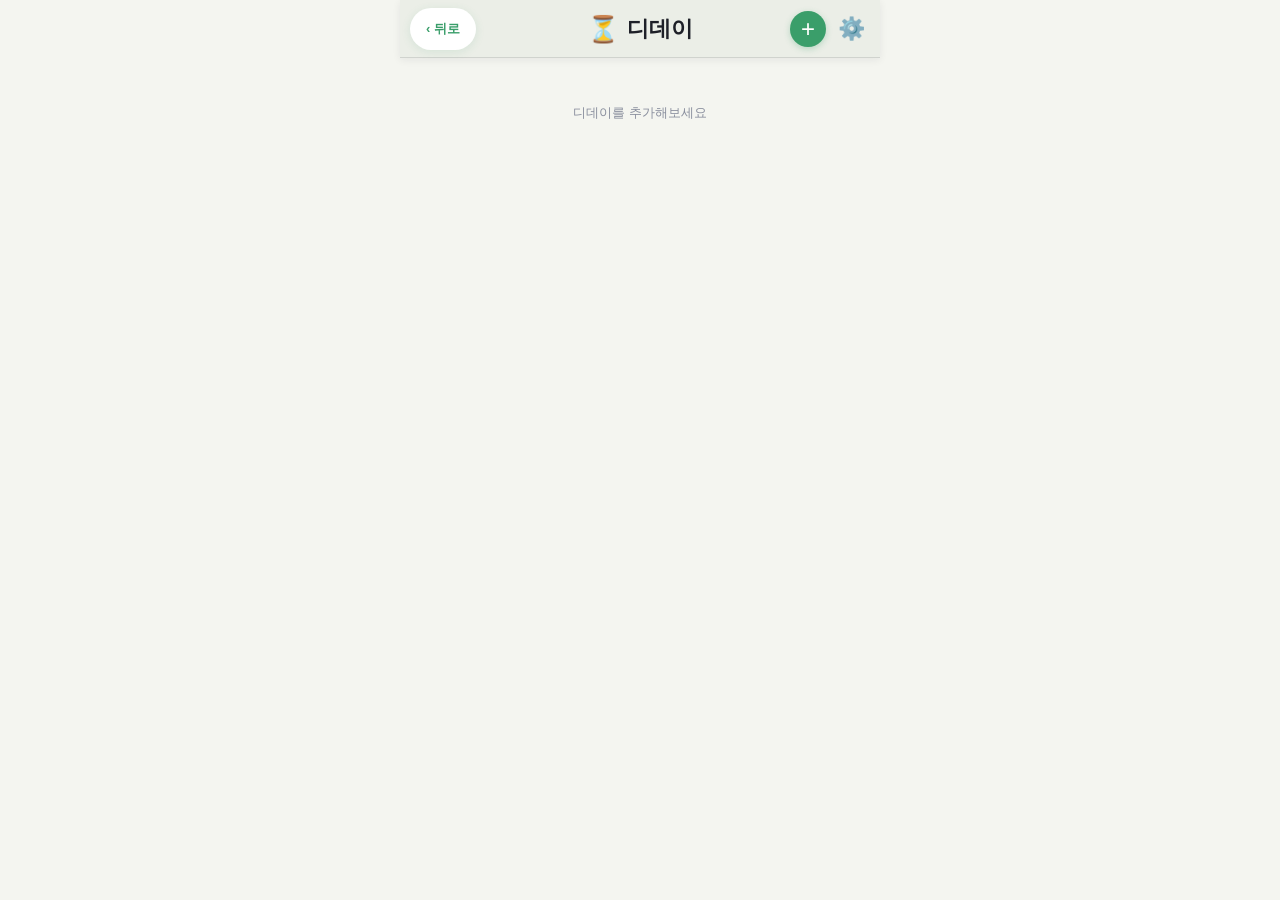
<file: js/Dday.html>
<!DOCTYPE html>
<html lang="ko">
<head>
<meta charset="UTF-8">
<meta name="viewport" content="width=device-width, initial-scale=1.0, maximum-scale=1.0, user-scalable=no">
<meta name="apple-mobile-web-app-capable" content="yes">
<meta name="apple-mobile-web-app-status-bar-style" content="default">
<meta name="apple-mobile-web-app-title" content="디데이">
<title>디데이</title>
<style>
* { box-sizing: border-box; margin: 0; padding: 0; -webkit-tap-highlight-color: transparent; }
:root {
  --sky: #f4f5f0; --white: #ffffff;
  --text: #1e2028; --text-muted: #4a5060; --text-light: #8a8f9e;
  --border: #cdd0c8; --border-mid: #bdc1b8;
  --radius: 12px; --radius-sm: 8px;
  --shadow-sm: 0 1px 4px rgba(30,32,40,0.08);
  --accent-light: #e3ede4; --accent-mid: #3a9e6a; --accent-btn: #2d7d52;
  --header-bg: #ebeee7;
}
html, body { height: 100%; overflow: hidden; background: var(--sky); font-family: -apple-system, BlinkMacSystemFont, 'Segoe UI', sans-serif; color: var(--text); }
#app { display: flex; flex-direction: column; height: 100vh; height: 100dvh; max-width: 480px; margin: 0 auto; background: var(--sky); }

.app-header {
  height: 58px; display: flex; align-items: center; justify-content: space-between;
  flex-shrink: 0; background: var(--header-bg);
  border-bottom: 1.5px solid rgba(30,32,40,0.13);
  padding: 0 10px 0 10px; box-shadow: 0 2px 8px rgba(30,32,40,0.07);
  position: relative;
}
.header-center {
  position: absolute; left: 50%; top: 50%; transform: translate(-50%, -50%);
  display: flex; align-items: center; gap: 8px; pointer-events: none;
}
.header-left { display: flex; align-items: center; gap: 8px; }
.dd-back-btn {
  display: inline-flex; align-items: center; gap: 5px;
  font-size: 13px; font-weight: 600; color: #3a9e6a;
  flex-shrink: 0; background: white; border-radius: 50px;
  padding: 10px 16px; min-height: 42px; box-shadow: 0 2px 10px rgba(58,158,106,0.12);
  border: none; cursor: pointer; line-height: 1;
}
.dd-back-btn:active { transform: scale(0.95); }
.app-title { font-size: 22px; font-weight: 800; color: var(--text); letter-spacing: -0.3px; }
.header-icon { font-size: 26px; line-height: 1; }
.header-right { display: flex; align-items: center; gap: 6px; }
.add-btn {
  width: 36px; height: 36px; border-radius: 50%;
  background: var(--accent-mid); color: white; border: none; font-size: 24px;
  cursor: pointer; display: flex; align-items: center; justify-content: center;
  box-shadow: 0 2px 6px rgba(58,158,106,0.3);
}
.gear-btn {
  width: 38px; height: 38px; border-radius: 50%;
  background: transparent; border: none; font-size: 22px;
  cursor: pointer; display: flex; align-items: center; justify-content: center;
}

.gear-dropdown {
  position: fixed; top: 62px; right: 10px;
  background: var(--white); border-radius: var(--radius);
  border: 1px solid var(--border-mid); box-shadow: 0 6px 24px rgba(30,32,40,0.18);
  z-index: 300; min-width: 150px; overflow: hidden;
}
.gear-dropdown.hidden { display: none; }
.gear-menu-item {
  display: flex; align-items: center; gap: 10px; padding: 14px 18px;
  font-size: 14px; font-weight: 500; color: var(--text);
  cursor: pointer; border: none; background: transparent; width: 100%; text-align: left;
}
.gear-menu-item:not(:last-child) { border-bottom: 1px solid var(--border); }
.gear-menu-item:active { background: var(--accent-light); }
.dropdown-backdrop { position: fixed; inset: 0; z-index: 299; background: transparent; }
.dropdown-backdrop.hidden { display: none; }

.tab-content { flex: 1; overflow-y: auto; overflow-x: hidden; -webkit-overflow-scrolling: touch; }
.panel { padding: 0 12px 20px; }
.panel-hd { padding: 8px 0 6px; }

.item-list { display: flex; flex-direction: column; gap: 8px; }
.item-card { background: var(--white); border-radius: var(--radius); border: 1px solid var(--border); padding: 10px; display: flex; align-items: center; gap: 8px; box-shadow: var(--shadow-sm); }
.item-body { flex: 1; min-width: 0; }
.item-name { font-size: 14px; font-weight: 500; color: var(--text); white-space: nowrap; overflow: hidden; text-overflow: ellipsis; }
.item-meta { font-size: 11px; color: var(--text-muted); margin-top: 2px; }
.item-actions { display: flex; align-items: center; gap: 5px; flex-shrink: 0; }
.edit-btn { width: 28px; height: 28px; border-radius: var(--radius-sm); border: 1px solid var(--border-mid); background: transparent; color: var(--text-muted); font-size: 13px; cursor: pointer; display: flex; align-items: center; justify-content: center; }
.del-btn { width: 28px; height: 28px; border-radius: var(--radius-sm); border: 1px solid #f0c4c9; background: transparent; color: #a8323f; font-size: 13px; cursor: pointer; display: flex; align-items: center; justify-content: center; }
.dday-badge { font-size: 12px; font-weight: 700; padding: 3px 8px; border-radius: 20px; background: var(--accent-light); color: var(--accent-btn); flex-shrink: 0; min-width: 56px; text-align: center; }
.dday-past { background: #e3ede4; color: #2d7d52; }
.dday-today { background: #e3ede4; color: #2d7d52; }
.empty-msg { text-align: center; padding: 32px 0; color: var(--text-light); font-size: 13px; }

/* 모달 공통 */
.modal-overlay { position: fixed; inset: 0; background: rgba(30,32,40,0.45); z-index: 100; display: flex; align-items: flex-end; justify-content: center; }
.modal-overlay.hidden { display: none; }
.modal-box { background: var(--white); border-radius: 20px 20px 0 0; width: 100%; max-width: 480px; padding: 20px 20px 36px; max-height: 85vh; overflow-y: auto; }
.modal-title { font-size: 16px; font-weight: 700; color: var(--text); margin-bottom: 16px; }
.form-group { margin-bottom: 14px; }
.form-label { font-size: 13px; font-weight: 500; color: var(--text-muted); margin-bottom: 6px; display: block; }
.form-input { width: 100%; padding: 10px 12px; border-radius: var(--radius-sm); border: 1.5px solid var(--border-mid); background: var(--accent-light); font-size: 14px; color: var(--text); outline: none; font-family: inherit; }
.form-input:focus { border-color: var(--accent-mid); }
.date-row { display: flex; gap: 6px; align-items: center; }
.date-row .form-input { text-align: center; }
.date-sep { color: var(--text-muted); font-weight: 600; font-size: 15px; flex-shrink: 0; }
.modal-acts { display: flex; gap: 8px; margin-top: 18px; }
.btn-cancel { flex: 1; padding: 13px; border-radius: var(--radius-sm); border: 1.5px solid var(--border-mid); background: transparent; color: var(--text-muted); font-size: 14px; font-weight: 600; cursor: pointer; }
.btn-save { flex: 2; padding: 13px; border-radius: var(--radius-sm); border: none; background: var(--accent-btn); color: white; font-size: 14px; font-weight: 600; cursor: pointer; }

/* 삭제 확인 모달 */
.confirm-overlay { position: fixed; inset: 0; background: rgba(30,32,40,0.52); z-index: 400; display: flex; align-items: center; justify-content: center; padding: 24px; }
.confirm-overlay.hidden { display: none; }
.confirm-box { background: var(--white); border-radius: 18px; width: 100%; max-width: 320px; padding: 28px 24px 22px; box-shadow: 0 8px 40px rgba(30,32,40,0.22); }
.confirm-icon { font-size: 36px; text-align: center; margin-bottom: 12px; }
.confirm-title { font-size: 16px; font-weight: 700; color: var(--text); text-align: center; margin-bottom: 6px; }
.confirm-desc { font-size: 13px; color: var(--text-muted); text-align: center; margin-bottom: 22px; line-height: 1.5; }
.confirm-acts { display: flex; gap: 8px; }
.btn-confirm-cancel { flex: 1; padding: 12px; border-radius: var(--radius-sm); border: 1.5px solid var(--border-mid); background: transparent; color: var(--text-muted); font-size: 14px; font-weight: 600; cursor: pointer; }
.btn-confirm-del { flex: 1.4; padding: 12px; border-radius: var(--radius-sm); border: none; background: #c94050; color: white; font-size: 14px; font-weight: 700; cursor: pointer; }
</style>
</head>
<body>
<div id="app">
  <div class="app-header">
    <div class="header-left">
      <button class="dd-back-btn" id="dd-back" onclick="goBackToApp()" aria-label="뒤로">‹ 뒤로</button>
    </div>
    <div class="header-center">
      <span class="header-icon">⏳</span>
      <span class="app-title">디데이</span>
    </div>
    <div class="header-right">
      <button class="add-btn" id="add-dd">+</button>
      <button class="gear-btn" id="gear-btn">⚙️</button>
    </div>
  </div>
  <div class="tab-content">
    <div class="panel">
      <div class="panel-hd"></div>
      <div class="item-list" id="dd-list"></div>
    </div>
    <input type="file" id="file-import-dd" accept=".json" style="display:none">
  </div>
</div>

<div class="dropdown-backdrop hidden" id="dropdown-backdrop"></div>
<div class="gear-dropdown hidden" id="gear-dropdown">
  <button class="gear-menu-item" id="menu-import">📥 불러오기</button>
  <button class="gear-menu-item" id="menu-export">📤 내보내기</button>
</div>

<div class="modal-overlay hidden" id="modal">
  <div class="modal-box">
    <div class="modal-title" id="m-title">디데이 추가</div>
    <div class="form-group">
      <label class="form-label">제목</label>
      <input class="form-input" id="f-name" type="text" placeholder="제목을 입력하세요">
    </div>
    <div class="form-group">
      <label class="form-label">날짜</label>
      <div class="date-row">
        <input class="form-input" id="f-y" type="number" placeholder="년" min="1900" max="2100" style="width:76px" inputmode="numeric">
        <span class="date-sep">년</span>
        <input class="form-input" id="f-mo" type="number" placeholder="월" min="1" max="12" style="width:56px" inputmode="numeric">
        <span class="date-sep">월</span>
        <input class="form-input" id="f-d" type="number" placeholder="일" min="1" max="31" style="width:56px" inputmode="numeric">
        <span class="date-sep">일</span>
      </div>
    </div>
    <div class="form-group">
      <label class="form-label">메모 <span style="color:var(--text-light);font-weight:400">(선택)</span></label>
      <input class="form-input" id="f-memo" type="text" placeholder="간단한 메모">
    </div>
    <div class="modal-acts">
      <button class="btn-cancel" id="m-cancel">취소</button>
      <button class="btn-save" id="m-save">저장</button>
    </div>
  </div>
</div>

<div class="confirm-overlay hidden" id="confirm-modal">
  <div class="confirm-box">
    <div class="confirm-icon">🗑️</div>
    <div class="confirm-title">삭제할까요?</div>
    <div class="confirm-desc" id="confirm-desc"></div>
    <div class="confirm-acts">
      <button class="btn-confirm-cancel" id="confirm-cancel">취소</button>
      <button class="btn-confirm-del" id="confirm-ok">삭제</button>
    </div>
  </div>
</div>

<script>
var $ = function(id){ return document.getElementById(id); };
var FILE_SIG = 'soso_dday_v1';

// iframe(PC 중앙 팝업)으로 떠 있으면 embed 모드.
// embed 모드에선 자체 history 조작을 전부 끄고(부모 앱의 뒤로가기 스택 보호),
// 뒤로 버튼은 부모의 모달 닫기를 호출한다. (모바일 풀페이지에선 기존 동작 그대로)
var DD_EMBEDDED = (function(){ try { return window.self !== window.top; } catch(e) { return true; } })();

// ── 일정관리 앱으로 복귀 / 모달 닫기 ──
function goBackToApp(){
  if (DD_EMBEDDED) {
    try {
      if (window.parent && typeof window.parent.closeDdayModal === 'function') {
        window.parent.closeDdayModal();
        return;
      }
    } catch(e) {}
    return;
  }
  if (history.length > 1) history.back();
  else location.href = '../index.html';
}

/* ── 유틸 ── */
function today0(){ var d=new Date(); d.setHours(0,0,0,0); return d; }
function dayDiff(ds){ return Math.round((new Date(ds+'T00:00:00')-today0())/86400000); }

/* ── 데이터 ── */
var S = { dd: [] };
function load(){ try{ S.dd=JSON.parse(localStorage.getItem('ss_dd')||'[]'); }catch(e){ S.dd=[]; } }
function save(){ localStorage.setItem('ss_dd',JSON.stringify(S.dd)); }

/* ══════════════════════════════════════════════════
   뒤로가기 처리 전략
   - 레이어(gear / modal / confirm)를 열 때 history.pushState
   - popstate 이벤트에서 현재 열린 레이어를 닫음
   - 버튼·배경 클릭 시에도 history.back() 호출 → popstate 경유
   - 중복 push 방지: 이미 레이어가 열려 있으면 추가 push 안 함
   ══════════════════════════════════════════════════ */

var currentLayer = null; // 'gear' | 'modal' | 'confirm' | null

function layerOpen(name){
  currentLayer = name;
  if (!DD_EMBEDDED) history.pushState({ dday: name }, '');
}

function layerCloseUI(name){
  if(name === 'gear'){
    $('gear-dropdown').classList.add('hidden');
    $('dropdown-backdrop').classList.add('hidden');
  } else if(name === 'modal'){
    $('modal').classList.add('hidden');
  } else if(name === 'confirm'){
    $('confirm-modal').classList.add('hidden');
    pendingDeleteId = null;
  }
  currentLayer = null;
}

/* popstate 가 발화할 때만 UI를 닫는다 */
window.addEventListener('popstate', function(e){
  if (DD_EMBEDDED) return;
  /* e.state.dday 가 있으면 → 레이어 히스토리 엔트리가 pop된 것 */
  if(e.state && e.state.dday){
    layerCloseUI(e.state.dday);
  } else if(currentLayer){
    /* 혹시 state가 없어도 열린 레이어가 있으면 닫기 */
    layerCloseUI(currentLayer);
  }
  /* state도 없고 currentLayer도 없으면 → 정상 뒤로가기 */
});

/* 모든 닫기 요청은 history.back() 한 번 → popstate 경유 */
/* embed 모드에선 history를 안 쓰므로 UI를 직접 닫음 */
function requestClose(){
  if (DD_EMBEDDED) {
    if (currentLayer) layerCloseUI(currentLayer);
    return;
  }
  history.back();
}

/* ── GEAR ── */
$('gear-btn').onclick = function(){
  if(currentLayer) return;
  $('gear-dropdown').classList.remove('hidden');
  $('dropdown-backdrop').classList.remove('hidden');
  layerOpen('gear');
};
$('dropdown-backdrop').onclick = function(){ requestClose(); };
$('menu-import').onclick = function(){
  requestClose();
  setTimeout(function(){ $('file-import-dd').click(); }, 100);
};
$('menu-export').onclick = function(){
  requestClose();
  setTimeout(function(){ exportData(); }, 100);
};

/* ── 추가/수정 모달 ── */
var mCtx = { item: null, idx: null };

function openModal(item, idx){
  if(currentLayer) return;
  mCtx = { item: item, idx: idx };
  var isE = item !== null;
  $('m-title').textContent = isE ? '수정' : '디데이 추가';
  $('f-name').value  = isE ? item.name : '';
  $('f-memo').value  = isE ? (item.memo||'') : '';
  if(isE && item.date){
    var p = item.date.split('-');
    $('f-y').value=+p[0]; $('f-mo').value=+p[1]; $('f-d').value=+p[2];
  } else {
    $('f-y').value=''; $('f-mo').value=''; $('f-d').value='';
  }
  $('modal').classList.remove('hidden');
  layerOpen('modal');
  /* 포커스 없음 */
}

$('m-cancel').onclick = function(){ requestClose(); };
$('modal').onclick = function(e){ if(e.target===$('modal')) requestClose(); };
$('m-save').onclick = function(){
  var name = $('f-name').value.trim();
  if(!name){ $('f-name').focus(); return; }
  if(!$('f-y').value||!$('f-mo').value||!$('f-d').value){ alert('날짜를 입력해주세요'); return; }
  var item=mCtx.item, idx=mCtx.idx;
  var y=String($('f-y').value).padStart(4,'0');
  var m=String($('f-mo').value).padStart(2,'0');
  var d=String($('f-d').value).padStart(2,'0');
  var obj={ id: item?item.id:Date.now(), name:name, memo:$('f-memo').value.trim(), date:y+'-'+m+'-'+d };
  if(idx!==null && idx>=0) S.dd[idx]=obj; else S.dd.push(obj);
  save(); renderDd();
  requestClose();
};

/* ── 삭제 확인 모달 ── */
var pendingDeleteId = null;

function showConfirm(id, name){
  if(currentLayer) return;
  pendingDeleteId = id;
  $('confirm-desc').innerHTML = '<b>'+name+'</b>을(를) 삭제하면<br>다시 복구할 수 없어요.';
  $('confirm-modal').classList.remove('hidden');
  layerOpen('confirm');
}
$('confirm-cancel').onclick = function(){ requestClose(); };
$('confirm-modal').onclick  = function(e){ if(e.target===$('confirm-modal')) requestClose(); };
$('confirm-ok').onclick = function(){
  if(pendingDeleteId!==null){
    S.dd=S.dd.filter(function(x){ return x.id!==pendingDeleteId; });
    save(); renderDd();
  }
  requestClose();
};

/* ── 렌더 ── */
function renderDd(){
  var list=$('dd-list'); list.innerHTML='';
  var sorted=S.dd.slice().sort(function(a,b){ return b.date.localeCompare(a.date); });
  if(!sorted.length){ list.innerHTML='<div class="empty-msg">디데이를 추가해보세요</div>'; return; }
  sorted.forEach(function(it){ list.appendChild(makeCard(it)); });
}

function ddText(it){
  var diff=dayDiff(it.date);
  if(diff===0) return {t:'D-DAY',c:'dday-today'};
  if(diff<0)   return {t:'+'+Math.abs(diff)+'일',c:'dday-past'};
  return {t:'D-'+diff,c:''};
}

function makeCard(it){
  var card=document.createElement('div'); card.className='item-card';
  var body=document.createElement('div'); body.className='item-body';
  var ne=document.createElement('div'); ne.className='item-name'; ne.textContent=it.name; body.appendChild(ne);
  if(it.memo){ var me=document.createElement('div'); me.className='item-meta'; me.textContent=it.memo; body.appendChild(me); }
  var de=document.createElement('div'); de.className='item-meta'; de.textContent=it.date.replace(/-/g,'. ')+'.'; body.appendChild(de);
  var acts=document.createElement('div'); acts.className='item-actions';
  var inf=ddText(it);
  var badge=document.createElement('span'); badge.className='dday-badge '+inf.c; badge.textContent=inf.t; acts.appendChild(badge);
  var eb=document.createElement('button'); eb.className='edit-btn'; eb.textContent='✏️';
  eb.onclick=(function(item){ return function(){ var oi=S.dd.findIndex(function(x){return x.id===item.id;}); openModal(item,oi); }; })(it);
  var db=document.createElement('button'); db.className='del-btn'; db.textContent='✕';
  db.onclick=(function(item){ return function(){ showConfirm(item.id,item.name); }; })(it);
  acts.appendChild(eb); acts.appendChild(db);
  card.appendChild(body); card.appendChild(acts);
  return card;
}

/* ── 내보내기/불러오기 ── */
function exportData(){
  var date=new Date();
  var ds=date.getFullYear()+String(date.getMonth()+1).padStart(2,'0')+String(date.getDate()).padStart(2,'0');
  var payload={_sig:FILE_SIG,data:S.dd};
  var blob=new Blob([JSON.stringify(payload,null,2)],{type:'application/json'});
  var url=URL.createObjectURL(blob);
  var a=document.createElement('a'); a.href=url; a.download='soso_dday_'+ds+'.json';
  document.body.appendChild(a); a.click(); document.body.removeChild(a); URL.revokeObjectURL(url);
}

function importData(file){
  if(!file) return;
  var reader=new FileReader();
  reader.onload=function(e){
    try{
      var parsed=JSON.parse(e.target.result);
      if(!parsed._sig||parsed._sig!==FILE_SIG){ alert('이 앱에서 내보낸 디데이 파일이 아니에요.\n올바른 파일을 선택해주세요.'); return; }
      var data=parsed.data;
      if(!Array.isArray(data)){ alert('파일 형식이 올바르지 않아요.'); return; }
      if(confirm('디데이 '+data.length+'개를 불러올까요?\n기존 데이터는 덮어씌워져요.')){ S.dd=data; save(); renderDd(); alert('불러오기 완료!'); }
    }catch(err){ alert('파일을 읽을 수 없어요.'); }
  };
  reader.readAsText(file);
}

$('add-dd').onclick = function(){ openModal(null,null); };
$('file-import-dd').onchange = function(e){ importData(e.target.files[0]); e.target.value=''; };

/* ── 초기화 ── */
load(); renderDd();
/* 기본 상태 설정: layer 없음. 이 상태로 popstate가 오면 뒤로가기 허용 */
if (!DD_EMBEDDED) history.replaceState({ dday: null }, '');
</script>
</body>
</html>
</file>
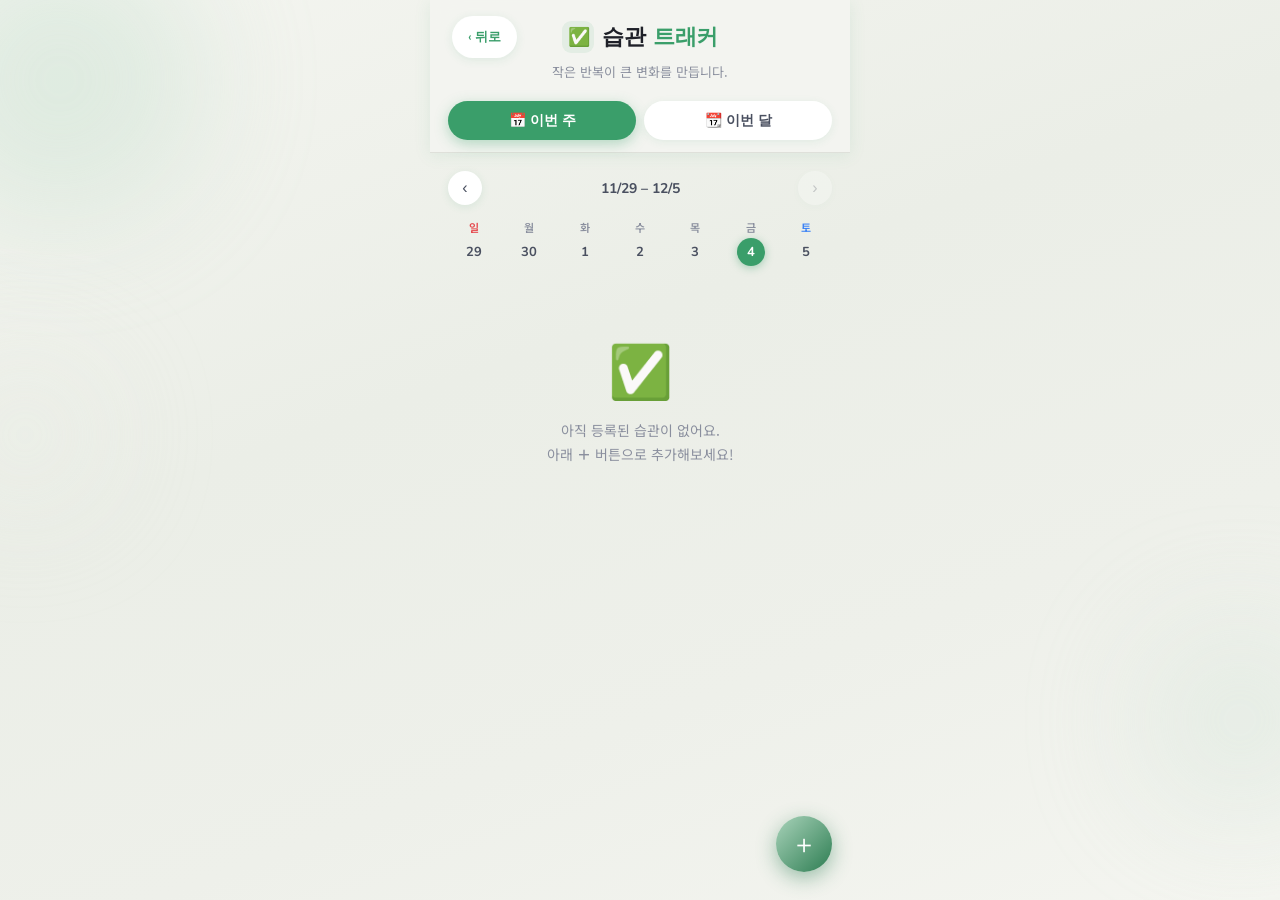
<file: js/habits.html>
<!DOCTYPE html>
<html lang="ko">
<head>
  <meta charset="UTF-8" />
  <meta name="viewport" content="width=device-width, initial-scale=1.0, maximum-scale=1.0, user-scalable=no" />
  <title>습관 트래커 · MyDaily7</title>
  <link href="https://fonts.googleapis.com/css2?family=Nunito:wght@400;600;700;800;900&family=Noto+Sans+KR:wght@400;500;700&display=swap" rel="stylesheet">
  <style>
    :root {
      --sky1: #e3ede4; --sky2: #cfe0d3; --sky3: #8fc4a5; --sky4: #5cae7e;
      --accent: #3a9e6a; --soft-purple: #d7e6dc;
      --purple-mid: #3a9e6a; --purple-dark: #2d7d52;
      --text-dark: #1e2028; --text-mid: #4a5060; --text-light: #8a8f9e;
      --card-bg: rgba(255,255,255,0.85);
      --shadow: 0 8px 32px rgba(58,158,106,0.13);
      --radius: 22px; --radius-sm: 14px;
    }
    * { box-sizing: border-box; margin: 0; padding: 0; -webkit-tap-highlight-color: transparent; }
    body {
      font-family: 'Noto Sans KR', sans-serif;
      background: linear-gradient(160deg, #f4f5f0 0%, #ebeee7 40%, #eef0ea 70%, #f4f5f0 100%);
      min-height: 100dvh; display: flex; flex-direction: column; align-items: center; overflow-x: hidden;
    }
    .bg-blob { position: fixed; border-radius: 50%; filter: blur(60px); opacity: 0.35; pointer-events: none; z-index: 0; }
    .bg-blob-1 { width: 280px; height: 280px; background: #bcdcc8; top: -60px; left: -80px; }
    .bg-blob-2 { width: 200px; height: 200px; background: #d0e2d6; bottom: 80px; right: -60px; }
    .bg-blob-3 { width: 150px; height: 150px; background: #e8ece4; top: 40%; left: -50px; }
    .container {
      position: relative; z-index: 1; width: 100%; max-width: 420px;
      padding: 0 18px 100px; display: flex; flex-direction: column;
    }
    header { padding: 16px 4px 10px; animation: fadeUp 0.4s ease both; }
    .header-top { display: flex; align-items: center; gap: 12px; margin-bottom: 4px; }
    .back-btn {
      display: inline-flex; align-items: center; gap: 5px;
      font-size: 13px; font-weight: 600; color: #3a9e6a;
      text-decoration: none; flex-shrink: 0; background: white; border-radius: 50px;
      padding: 10px 16px; min-height: 42px; box-shadow: 0 2px 10px rgba(58,158,106,0.12);
      border: none; cursor: pointer; font-family: 'Nunito', sans-serif;
    }
    .back-btn:active { transform: scale(0.95); }
    .header-title-wrap { flex: 1; text-align: center; }
    .page-title {
      font-family: 'Nunito', sans-serif; font-size: 22px; font-weight: 900;
      color: var(--text-dark); letter-spacing: -0.5px; text-align: center;
      display: flex; align-items: center; justify-content: center; gap: 8px;
    }
    .page-title-icon {
      width: 32px; height: 32px; border-radius: 9px; background: #e3ede4;
      display: flex; align-items: center; justify-content: center; font-size: 18px; flex-shrink: 0;
    }
    .page-title span { color: var(--purple-mid); }
    .page-subtitle { font-size: 13px; color: var(--text-light); margin-top: 4px; text-align: center; }
    .view-tabs { display: flex; gap: 8px; margin-top: 10px; animation: fadeUp 0.4s 0.08s ease both; padding-bottom: 12px; }
    .tab-btn {
      flex: 1; padding: 10px; border: none; border-radius: 50px;
      font-family: 'Nunito', sans-serif; font-size: 14px; font-weight: 700; cursor: pointer; transition: all 0.2s;
    }
    .tab-btn.active { background: var(--purple-mid); color: white; box-shadow: 0 4px 14px rgba(58,158,106,0.35); }
    .tab-btn:not(.active) { background: white; color: var(--text-mid); box-shadow: 0 2px 8px rgba(58,158,106,0.1); }
    .week-nav {
      display: flex; align-items: center; justify-content: space-between;
      margin-top: 18px; animation: fadeUp 0.4s 0.12s ease both;
    }
    .week-nav-btn {
      width: 34px; height: 34px; border-radius: 50%; border: none; background: white;
      box-shadow: 0 2px 8px rgba(58,158,106,0.12); font-size: 16px; cursor: pointer; color: var(--text-mid);
      display: flex; align-items: center; justify-content: center; transition: all 0.15s;
    }
    .week-nav-btn:active { transform: scale(0.9); }
    .week-label { font-family: 'Nunito', sans-serif; font-size: 14px; font-weight: 700; color: var(--text-mid); }
    .week-days {
      display: grid; grid-template-columns: repeat(7, 1fr); gap: 4px; margin-top: 14px;
      animation: fadeUp 0.4s 0.14s ease both;
    }
    .day-col { display: flex; flex-direction: column; align-items: center; gap: 3px; }
    .day-name { font-size: 11px; font-weight: 600; color: var(--text-light); text-align: center; }
    .day-name.sun, .month-day-header.sun { color: #e5484d; }
    .day-name.sat, .month-day-header.sat { color: #3b82f6; }
    .day-num {
      width: 28px; height: 28px; border-radius: 50%; display: flex; align-items: center; justify-content: center;
      font-family: 'Nunito', sans-serif; font-size: 13px; font-weight: 700; color: var(--text-mid);
    }
    .day-num.today { background: var(--purple-mid); color: white; box-shadow: 0 2px 8px rgba(58,158,106,0.4); }
    .habits-list { display: flex; flex-direction: column; gap: 12px; margin-top: 16px; animation: fadeUp 0.4s 0.18s ease both; }
    .habit-row {
      background: var(--card-bg); border-radius: var(--radius-sm); box-shadow: var(--shadow);
      backdrop-filter: blur(12px); border: 1.5px solid rgba(255,255,255,0.7); overflow: hidden;
    }
    .habit-row-header { display: flex; align-items: center; gap: 10px; padding: 13px 14px 11px; }
    .habit-icon-badge {
      width: 36px; height: 36px; border-radius: 10px; display: flex; align-items: center; justify-content: center;
      font-size: 20px; flex-shrink: 0; background: var(--soft-purple);
    }
    .habit-info { flex: 1; min-width: 0; }
    .habit-name {
      font-family: 'Nunito', sans-serif; font-size: 14px; font-weight: 800; color: var(--text-dark);
      white-space: nowrap; overflow: hidden; text-overflow: ellipsis;
    }
    .habit-goal-label { font-size: 11px; color: var(--text-light); margin-top: 1px; }
    .habit-progress-text { font-family: 'Nunito', sans-serif; font-size: 13px; font-weight: 700; color: var(--purple-mid); flex-shrink: 0; }
    .habit-week-checks { display: grid; grid-template-columns: repeat(7, 1fr); gap: 4px; padding: 0 14px 13px; }
    .check-cell { display: flex; flex-direction: column; align-items: center; gap: 3px; }
    .check-dot {
      width: 28px; height: 28px; border-radius: 50%; border: 2px solid #e2e5dc;
      display: flex; align-items: center; justify-content: center; font-size: 13px; cursor: pointer;
      transition: all 0.2s cubic-bezier(.34,1.56,.64,1); background: transparent;
      -webkit-user-select: none; user-select: none;
    }
    .check-dot.done {
      background: var(--purple-mid); border-color: var(--purple-mid);
      box-shadow: 0 2px 8px rgba(58,158,106,0.4); color: white; font-size: 13px; font-weight: 700;
    }
    .check-dot.partial { border-color: var(--purple-mid); background: rgba(58,158,106,0.08); }
    .check-dot.missed {
      border-color: #d99; background: rgba(200,90,90,0.1);
      color: #c25; font-size: 13px; font-weight: 800;
    }
    .check-dot.future { opacity: 1; cursor: default; background: #8a8f9e; border-color: #8a8f9e; }
    .check-dot:not(.future):not(.done):active { transform: scale(0.85); }
    .habit-prog-bar-wrap { padding: 0 14px 13px; margin-top: -4px; display: flex; align-items: center; gap: 8px; }
    .prog-bar-bg { flex: 1; height: 5px; border-radius: 99px; background: #ebeee7; overflow: hidden; }
    .prog-bar-fill { height: 100%; border-radius: 99px; background: linear-gradient(90deg, #8fc4a5, #3a9e6a); transition: width 0.4s ease; }
    .prog-bar-pct { font-family: 'Nunito', sans-serif; font-size: 10px; font-weight: 800; color: var(--purple-mid); width: 38px; text-align: right; flex-shrink: 0; }
    .month-view { display: none; margin-top: 16px; }
    .month-view.active { display: block; animation: fadeUp 0.35s ease both; }
    .month-habit-card {
      background: var(--card-bg); border-radius: var(--radius); box-shadow: var(--shadow);
      backdrop-filter: blur(12px); border: 1.5px solid rgba(255,255,255,0.7); padding: 16px; margin-bottom: 14px;
    }
    .month-habit-header { display: flex; align-items: center; gap: 10px; margin-bottom: 12px; }
    .month-habit-icon {
      width: 36px; height: 36px; border-radius: 10px; background: var(--soft-purple);
      display: flex; align-items: center; justify-content: center; font-size: 20px;
    }
    .month-habit-meta { flex: 1; }
    .month-habit-name { font-family: 'Nunito', sans-serif; font-size: 14px; font-weight: 800; color: var(--text-dark); }
    .month-habit-rate { font-size: 11px; color: var(--text-light); margin-top: 1px; }
    .month-rate-badge { font-family: 'Nunito', sans-serif; font-size: 18px; font-weight: 900; color: var(--purple-mid); }
    .month-dot-grid { display: grid; grid-template-columns: repeat(7, 1fr); gap: 5px; }
    .month-day-header { font-size: 10px; font-weight: 600; color: var(--text-light); text-align: center; padding-bottom: 4px; }
    .add-fab {
      position: fixed; bottom: 28px; right: calc(50% - 210px + 18px);
      width: 56px; height: 56px; border-radius: 50%;
      background: linear-gradient(135deg, #a9d3ba, #2d7d52); border: none; cursor: pointer;
      box-shadow: 0 6px 20px rgba(45,125,82,0.45); display: flex; align-items: center; justify-content: center;
      font-size: 26px; color: white; transition: transform 0.2s cubic-bezier(.34,1.56,.64,1); z-index: 100;
    }
    .add-fab:active { transform: scale(0.9); }
    .modal-overlay {
      display: none; position: fixed; inset: 0; background: rgba(30,32,40,0.45); backdrop-filter: blur(6px);
      z-index: 200; align-items: flex-end; justify-content: center;
    }
    .modal-overlay.open { display: flex; animation: fadeIn 0.2s ease both; }
    .modal-sheet {
      width: 100%; max-width: 420px; background: linear-gradient(160deg, #eef0ea 0%, #e8ece2 100%);
      border-radius: 28px 28px 0 0; padding: 24px 22px 40px;
      animation: slideUp 0.3s cubic-bezier(.34,1.2,.64,1) both; max-height: 92dvh; overflow-y: auto;
    }
    .modal-handle { width: 40px; height: 4px; border-radius: 99px; background: #cdd0c8; margin: 0 auto 20px; }
    .modal-title { font-family: 'Nunito', sans-serif; font-size: 20px; font-weight: 900; color: var(--text-dark); margin-bottom: 20px; }
    .form-label {
      font-size: 12px; font-weight: 700; color: var(--text-mid); letter-spacing: 0.06em;
      text-transform: uppercase; margin-bottom: 8px; display: block;
    }
    .form-group { margin-bottom: 18px; }
    .form-input {
      width: 100%; padding: 12px 16px; border: 1.5px solid rgba(58,158,106,0.2); border-radius: var(--radius-sm);
      background: white; font-size: 15px; font-family: 'Noto Sans KR', sans-serif; color: var(--text-dark); outline: none; transition: border-color 0.2s;
    }
    .form-input:focus { border-color: var(--purple-mid); }
    .icon-picker-grid { display: grid; grid-template-columns: repeat(8, 1fr); gap: 6px; max-height: 220px; overflow-y: auto; padding: 4px 2px; }
    .icon-option {
      width: 100%; aspect-ratio: 1; border-radius: 10px; border: 2px solid transparent;
      display: flex; align-items: center; justify-content: center; font-size: 22px; cursor: pointer;
      background: white; transition: all 0.15s; -webkit-user-select: none; user-select: none;
    }
    .icon-option:active { transform: scale(0.85); }
    .icon-option.selected { border-color: var(--purple-mid); background: var(--soft-purple); box-shadow: 0 2px 8px rgba(58,158,106,0.3); }
    .goal-type-row { display: grid; grid-template-columns: repeat(3, 1fr); gap: 8px; }
    .goal-type-btn {
      padding: 10px 6px; border-radius: var(--radius-sm); border: 1.5px solid rgba(58,158,106,0.2);
      background: white; cursor: pointer; font-size: 11px; font-weight: 700; color: var(--text-mid);
      text-align: center; line-height: 1.4; transition: all 0.15s;
    }
    .goal-type-btn.selected { border-color: var(--purple-mid); background: var(--soft-purple); color: var(--purple-dark); }
    .goal-type-btn .type-emoji { font-size: 18px; display: block; margin-bottom: 4px; }
    .goal-num-row { display: flex; align-items: center; gap: 10px; margin-top: 12px; }
    .num-input {
      width: 80px; padding: 10px 14px; border: 1.5px solid rgba(58,158,106,0.2); border-radius: var(--radius-sm);
      background: white; font-family: 'Nunito', sans-serif; font-size: 18px; font-weight: 800; color: var(--text-dark);
      text-align: center; outline: none;
    }
    .num-input:focus { border-color: var(--purple-mid); }
    .num-unit { font-size: 13px; color: var(--text-mid); font-weight: 600; }
    .num-unit-input {
      flex: 1; padding: 10px 14px; border: 1.5px solid rgba(58,158,106,0.2); border-radius: var(--radius-sm);
      background: white; font-size: 14px; color: var(--text-dark); outline: none;
    }
    .num-unit-input:focus { border-color: var(--purple-mid); }
    .save-btn {
      width: 100%; padding: 15px; background: linear-gradient(135deg, #a9d3ba, #2d7d52); border: none;
      border-radius: var(--radius-sm); color: white; font-family: 'Nunito', sans-serif; font-size: 16px; font-weight: 800;
      cursor: pointer; margin-top: 8px; box-shadow: 0 4px 16px rgba(45,125,82,0.3); transition: transform 0.15s, box-shadow 0.15s;
    }
    .save-btn:active { transform: scale(0.97); box-shadow: none; }
    .empty-state { text-align: center; padding: 48px 20px; animation: fadeUp 0.4s 0.2s ease both; }
    .empty-state .empty-icon { font-size: 52px; margin-bottom: 14px; }
    .empty-state p { font-size: 14px; color: var(--text-light); line-height: 1.7; }
    @keyframes fadeUp { from { opacity:0; transform:translateY(16px); } to { opacity:1; transform:none; } }
    @keyframes fadeIn { from { opacity:0; } to { opacity:1; } }
    @keyframes slideUp { from { transform:translateY(100%); } to { transform:translateY(0); } }
    .habit-row-header .del-btn, .habit-row-header .edit-btn, .habit-row-header .drag-handle {
      background: none; border: none; font-size: 15px; cursor: pointer; padding: 4px 5px;
      border-radius: 8px; transition: all 0.15s; display: flex; align-items: center; justify-content: center;
      width: 28px; height: 28px; flex-shrink: 0;
    }
    .habit-row-header .del-btn { color: #cdd0c8; }
    .habit-row-header .del-btn:hover { background: #f3dde0; color: #c94050; }
    .habit-row-header .edit-btn { color: #bdc1b8; font-size: 13px; }
    .habit-row-header .edit-btn:hover { background: var(--soft-purple); color: var(--purple-mid); }
    .habit-row-header .drag-handle { cursor: grab; color: #cdd0c8; flex-direction: column; gap: 3px; }
    .habit-row-header .drag-handle:active { cursor: grabbing; color: var(--purple-mid); }
    .drag-handle-lines { display: flex; flex-direction: column; gap: 3px; pointer-events: none; }
    .drag-handle-lines span { display: block; width: 16px; height: 2px; border-radius: 2px; background: currentColor; }
    .habit-row.dragging { opacity: 0.4; transform: scale(0.98); box-shadow: none; transition: none; }
    .habit-row.drag-over { border-color: var(--purple-mid); box-shadow: 0 0 0 2px rgba(58,158,106,0.3); }
    .month-dot {
      width: 100%; aspect-ratio: 1; border-radius: 6px; position: relative; overflow: hidden;
      display: flex; align-items: flex-end; justify-content: center; cursor: default; transition: all 0.15s;
    }
    .month-dot-label { position: relative; z-index: 2; font-size: 9px; font-weight: 700; line-height: 1; padding-bottom: 2px; color: var(--text-mid); }
    .month-dot-fill { position: absolute; bottom: 0; left: 0; right: 0; background: linear-gradient(180deg, #8fc4a5, #3a9e6a); transition: height 0.3s ease; }
    .month-dot.empty { background: transparent; cursor: default; }
    .month-dot.future { background: #eef0ea; cursor: default; opacity: 0.45; }
    .month-dot.miss { background: #eef0ea; }
    .month-dot.miss .month-dot-label { color: var(--text-light); }
    .month-dot-x { position: absolute; top: 0; left: 0; right: 0; bottom: 3px; display: flex; align-items: center; justify-content: center; z-index: 2; color: #c25; font-size: 13px; font-weight: 800; line-height: 1; }
    .month-dot.today-dot { box-shadow: 0 0 0 2px var(--purple-mid); }
    .month-nav {
      display: flex; align-items: center; justify-content: space-between;
      margin-top: 18px; margin-bottom: 4px; animation: fadeUp 0.35s ease both;
    }
    .month-nav-btn {
      width: 34px; height: 34px; border-radius: 50%; border: none; background: white;
      box-shadow: 0 2px 8px rgba(58,158,106,0.12); font-size: 16px; cursor: pointer; color: var(--text-mid);
      display: flex; align-items: center; justify-content: center;
    }
    .month-nav-label { font-family: 'Nunito', sans-serif; font-size: 14px; font-weight: 700; color: var(--text-mid); }
    .sticky-header {
      position: sticky; top: 0; z-index: 50;
      margin: 0 -18px;
      padding: 0 18px;
      background: rgba(244,245,240,0.92);
      backdrop-filter: blur(14px);
      -webkit-backdrop-filter: blur(14px);
      box-shadow: 0 2px 16px rgba(58,158,106,0.10);
      border-bottom: 1.5px solid rgba(189,193,184,0.4);
    }
    .confirm-overlay {
      display: none; position: fixed; inset: 0; background: rgba(30,32,40,0.45); backdrop-filter: blur(6px);
      z-index: 300; align-items: center; justify-content: center;
    }
    .confirm-overlay.open { display: flex; animation: fadeIn 0.18s ease both; }
    .confirm-sheet {
      width: calc(100% - 48px); max-width: 320px;
      background: linear-gradient(160deg, #eef0ea 0%, #e8ece2 100%);
      border-radius: 24px; padding: 28px 24px 20px;
      animation: scaleIn 0.2s cubic-bezier(.34,1.2,.64,1) both;
      box-shadow: 0 16px 48px rgba(58,158,106,0.18);
    }
    @keyframes scaleIn { from { opacity:0; transform:scale(0.92); } to { opacity:1; transform:scale(1); } }
    .confirm-icon { font-size: 36px; text-align: center; margin-bottom: 12px; }
    .confirm-title { font-family: 'Nunito', sans-serif; font-size: 17px; font-weight: 900; color: var(--text-dark); text-align: center; margin-bottom: 8px; }
    .confirm-desc { font-size: 13px; color: var(--text-mid); text-align: center; line-height: 1.6; margin-bottom: 22px; }
    .confirm-btns { display: flex; gap: 10px; }
    .confirm-btn-cancel {
      flex: 1; padding: 13px; border: 1.5px solid rgba(58,158,106,0.2); border-radius: var(--radius-sm);
      background: white; font-family: 'Nunito', sans-serif; font-size: 14px; font-weight: 700;
      color: var(--text-mid); cursor: pointer; transition: all 0.15s;
    }
    .confirm-btn-cancel:active { background: #eef0ea; }
    .confirm-btn-delete {
      flex: 1; padding: 13px; border: none; border-radius: var(--radius-sm);
      background: linear-gradient(135deg, #d8606e, #c94050); font-family: 'Nunito', sans-serif;
      font-size: 14px; font-weight: 800; color: white; cursor: pointer;
      box-shadow: 0 4px 14px rgba(201,64,80,0.3); transition: all 0.15s;
    }
    .confirm-btn-delete:active { transform: scale(0.97); box-shadow: none; }
    @media (max-width: 400px) { .icon-picker-grid { grid-template-columns: repeat(7, 1fr); } }
  </style>
</head>
<body>
<div class="bg-blob bg-blob-1"></div>
<div class="bg-blob bg-blob-2"></div>
<div class="bg-blob bg-blob-3"></div>

<div class="container">
  <div class="sticky-header">
  <header>
    <div class="header-top">
      <button class="back-btn" onclick="goBackToApp()" aria-label="뒤로">‹ 뒤로</button>
      <div class="header-title-wrap">
        <h1 class="page-title"><div class="page-title-icon">✅</div>습관 <span>트래커</span></h1>
      </div>
      <span class="back-btn" aria-hidden="true" style="visibility:hidden;">‹ 뒤로</span>
    </div>
    <p class="page-subtitle">작은 반복이 큰 변화를 만듭니다.</p>
  </header>

  <div class="view-tabs">
    <button class="tab-btn active" id="tab-week" onclick="switchTab('week')">📅 이번 주</button>
    <button class="tab-btn" id="tab-month" onclick="switchTab('month')">📆 이번 달</button>
  </div>
  </div>

  <!-- 주간 뷰 -->
  <div id="view-week">
    <div class="week-nav">
      <button class="week-nav-btn" onclick="shiftWeek(-1)">‹</button>
      <span class="week-label" id="week-label"></span>
      <button class="week-nav-btn" onclick="shiftWeek(1)">›</button>
    </div>
    <div class="week-days" id="week-days-header"></div>
    <div class="habits-list" id="week-habits-list"></div>
  </div>

  <!-- 월간 뷰 -->
  <div id="view-month" style="display:none;">
    <div class="month-nav">
      <button class="month-nav-btn" onclick="shiftMonth(-1)">‹</button>
      <span class="month-nav-label" id="month-label"></span>
      <button class="month-nav-btn" onclick="shiftMonth(1)">›</button>
    </div>
    <div id="month-habits-list" class="month-view active"></div>
  </div>
</div>

<!-- FAB -->
<button class="add-fab" onclick="openModal()" title="습관 추가">＋</button>

<!-- 삭제 확인 모달 -->
<div class="confirm-overlay" id="confirm-modal">
  <div class="confirm-sheet">
    <div class="confirm-icon">🗑️</div>
    <div class="confirm-title">습관을 삭제할까요?</div>
    <div class="confirm-desc" id="confirm-desc">이 습관과 모든 기록이 삭제돼요.<br>삭제 후에는 복구할 수 없어요.</div>
    <div class="confirm-btns">
      <button class="confirm-btn-cancel" onclick="closeConfirm()">취소</button>
      <button class="confirm-btn-delete" id="confirm-delete-btn">삭제</button>
    </div>
  </div>
</div>

<!-- 추가/수정 모달 -->
<div class="modal-overlay" id="modal" onclick="handleOverlayClick(event)">
  <div class="modal-sheet">
    <div class="modal-handle"></div>
    <div class="modal-title">✨ 새 습관 추가</div>
    <div class="form-group">
      <label class="form-label">습관 이름</label>
      <input class="form-input" id="habit-name-input" type="text" placeholder="예: 물 2리터 마시기" maxlength="30" />
    </div>
    <div class="form-group">
      <label class="form-label">아이콘 선택</label>
      <div class="icon-picker-grid" id="icon-picker"></div>
    </div>
    <div class="form-group">
      <label class="form-label">목표 유형</label>
      <div class="goal-type-row">
        <button class="goal-type-btn selected" data-type="weekly" onclick="selectGoalType(this,'weekly')">
          <span class="type-emoji">📅</span>주 N회
        </button>
        <button class="goal-type-btn" data-type="daily_count" onclick="selectGoalType(this,'daily_count')">
          <span class="type-emoji">🔁</span>하루 N회
        </button>
        <button class="goal-type-btn" data-type="daily_amount" onclick="selectGoalType(this,'daily_amount')">
          <span class="type-emoji">📏</span>하루 N량
        </button>
      </div>
      <div class="goal-num-row">
        <input class="num-input" id="goal-num" type="number" min="1" max="7" placeholder="" oninput="validateGoalNum()" />
        <span class="num-unit" id="goal-unit-label">회 / 주</span>
        <input class="num-unit-input" id="goal-unit-custom" type="text" placeholder="단위 (예: L, 분, 페이지)" style="display:none;" maxlength="10" />
      </div>
      <div id="daily-days-row" style="display:none; margin-top:10px;">
        <label class="form-label" style="margin-bottom:6px;">주 며칠 실천할까요?</label>
        <div class="goal-num-row">
          <input class="num-input" id="goal-days-per-week" type="number" min="1" max="7" placeholder="" oninput="validateDaysPerWeek()" />
          <span class="num-unit">일 / 주 (1~7)</span>
        </div>
        <div id="goal-days-error" style="display:none; color:#c94050; font-size:12px; margin-top:6px; font-weight:600;">1~7 사이 숫자만 입력 가능해요.</div>
      </div>
      <div id="goal-num-error" style="display:none; color:#c94050; font-size:12px; margin-top:6px; font-weight:600;">주 N회는 1~7 사이 숫자만 입력 가능해요.</div>
    </div>
    <button class="save-btn" onclick="saveHabit()">저장하기</button>
  </div>
</div>

<script>
// iframe(PC 중앙 팝업)으로 떠 있으면 embed 모드.
// embed 모드에선 자체 history 조작을 전부 끄고(부모 앱의 뒤로가기 스택 보호),
// 뒤로 버튼은 부모의 모달 닫기를 호출한다.
const HT_EMBEDDED = (function(){ try { return window.self !== window.top; } catch(e) { return true; } })();

// ── 일정관리 앱으로 복귀 / 모달 닫기 ──
function goBackToApp() {
  if (HT_EMBEDDED) {
    // PC 중앙 팝업(iframe) 안: 부모에게 모달 닫기 요청
    try {
      if (window.parent && typeof window.parent.closeHabitsModal === 'function') {
        window.parent.closeHabitsModal();
        return;
      }
    } catch(e) {}
    return;
  }
  // 모바일 풀페이지: 앱(index)으로 복귀
  if (history.length > 1) history.back();
  else location.href = '../index.html';
}
const LS_DEFS = 'habit_defs';
const LS_LOGS = 'habit_logs';
function loadDefs() { try { return JSON.parse(localStorage.getItem(LS_DEFS) || '[]'); } catch { return []; } }
function saveDefs(arr) { localStorage.setItem(LS_DEFS, JSON.stringify(arr)); }
function loadLogs() { try { return JSON.parse(localStorage.getItem(LS_LOGS) || '{}'); } catch { return {}; } }
function saveLogs(obj) { localStorage.setItem(LS_LOGS, JSON.stringify(obj)); }
function logKey(habitId, dateS) { return `${habitId}|${dateS}`; }
function pruneOldLogs(logs) {
  const keys = Object.keys(logs);
  if (keys.length === 0) return logs;
  const months = [...new Set(keys.map(k => k.split('|')[1].slice(0,7)))].sort();
  if (months.length <= 12) return logs;
  const oldest = months[0];
  const pruned = {};
  for (const k of keys) { if (!k.split('|')[1].startsWith(oldest)) pruned[k] = logs[k]; }
  return pruned;
}
let habitDefs = [], habitLogs = {}, weekOffset = 0, monthOffset = 0, editingHabitId = null;
const ICONS = [
  '🏃','🏋️','🧘','🚴','🏊','🤸','💪','🧗','⛹️','🤾','🏌️','🏇','🥊','🤼','🏂','🎿',
  '💧','🥤','🍎','🥗','🥩','🥦','☕','🍵','🧃','🥛','🍳','🥑','🍇','🫖','🍱','🥕',
  '📖','📝','💻','🎯','🧠','📚','✏️','🔬','🖊️','📐','🗒️','🔭','💼','🗂️','📊','⌨️',
  '😴','🛌','🌙','⏰','🧸','🛁','🪥','💊','🩺','🩹','🧴','🪞','🌡️','🧹','🛏️','🫧',
  '🌿','🌸','🌻','❤️','🙏','✨','🕯️','🪷','🫶','🌬️','🧩','🎋','🪴','🌊','☁️','🫐',
  '🎵','🎨','📷','🌱','🐾','🎸','🎭','🖌️','📸','🎬','🎹','✂️','🧶','🪆','🎲','🎻',
  '🚶','🚗','✈️','🚲','🛴','🐶','🐱','🌍','🏠','🛒','🌅','🚌','⛵','🎒','🧳','🚿',
  '⭐','🔥','💡','🏆','🎉','🪄','🌈','💎','🚀','🎖️','🥇','🎗️','📌','🔑','🪙','⚡'
];
let selectedIcon = ICONS[0], selectedGoalType = 'weekly';
function buildIconPicker() {
  const grid = document.getElementById('icon-picker');
  grid.innerHTML = '';
  ICONS.forEach(ico => {
    const btn = document.createElement('div');
    btn.className = 'icon-option' + (ico === selectedIcon ? ' selected' : '');
    btn.textContent = ico;
    btn.onclick = () => { document.querySelectorAll('.icon-option').forEach(b => b.classList.remove('selected')); btn.classList.add('selected'); selectedIcon = ico; };
    grid.appendChild(btn);
  });
}
function selectGoalType(el, type) {
  document.querySelectorAll('.goal-type-btn').forEach(b => b.classList.remove('selected'));
  el.classList.add('selected'); selectedGoalType = type;
  const numInput = document.getElementById('goal-num'), unitLabel = document.getElementById('goal-unit-label');
  const unitCustom = document.getElementById('goal-unit-custom'), errMsg = document.getElementById('goal-num-error');
  const dailyDaysRow = document.getElementById('daily-days-row');
  numInput.value = ''; errMsg.style.display = 'none'; dailyDaysRow.style.display = 'none';
  document.getElementById('goal-days-per-week').value = ''; document.getElementById('goal-days-error').style.display = 'none';
  if (type === 'weekly') { unitLabel.textContent = '회 / 주'; unitLabel.style.display=''; unitCustom.style.display='none'; numInput.min=1; numInput.max=7; errMsg.textContent='주 N회는 1~7 사이 숫자만 입력 가능해요.'; }
  else if (type === 'daily_count') { unitLabel.textContent = '회 / 일'; unitLabel.style.display=''; unitCustom.style.display='none'; numInput.min=1; numInput.max=99; dailyDaysRow.style.display='block'; }
  else { unitLabel.style.display='none'; unitCustom.style.display=''; numInput.min=1; numInput.max=9999; dailyDaysRow.style.display='block'; }
}
function validateGoalNum() {
  if (selectedGoalType !== 'weekly') return;
  const val = parseInt(document.getElementById('goal-num').value);
  document.getElementById('goal-num-error').style.display = (isNaN(val)||val<1||val>7) ? 'block' : 'none';
}
function validateDaysPerWeek() {
  const val = parseInt(document.getElementById('goal-days-per-week').value);
  document.getElementById('goal-days-error').style.display = (isNaN(val)||val<1||val>7) ? 'block' : 'none';
}
function openModal() {
  editingHabitId = null;
  document.querySelector('.modal-title').textContent = '✨ 새 습관 추가';
  document.querySelector('.save-btn').textContent = '저장하기';
  selectedIcon = ICONS[0]; selectedGoalType = 'weekly'; buildIconPicker();
  document.querySelectorAll('.goal-type-btn').forEach(b => b.classList.remove('selected'));
  document.querySelector('[data-type="weekly"]').classList.add('selected');
  document.getElementById('habit-name-input').value = '';
  document.getElementById('goal-num').value = ''; document.getElementById('goal-num').min=1; document.getElementById('goal-num').max=7;
  document.getElementById('goal-unit-label').textContent = '회 / 주'; document.getElementById('goal-unit-label').style.display='';
  document.getElementById('goal-unit-custom').style.display='none'; document.getElementById('goal-num-error').style.display='none';
  document.getElementById('daily-days-row').style.display='none'; document.getElementById('goal-days-per-week').value='';
  document.getElementById('goal-days-error').style.display='none';
  document.getElementById('modal').classList.add('open');
  if (!HT_EMBEDDED) history.pushState({modal: true}, '');
  setTimeout(() => document.getElementById('habit-name-input').focus(), 300);
}
function openEditModal(habitId) {
  const h = habitDefs.find(d => d.habit_id === habitId); if (!h) return;
  editingHabitId = habitId;
  document.querySelector('.modal-title').textContent = '✏️ 습관 수정';
  document.querySelector('.save-btn').textContent = '수정 완료';
  selectedIcon = h.icon; selectedGoalType = h.goal_type; buildIconPicker();
  document.querySelectorAll('.goal-type-btn').forEach(b => b.classList.remove('selected'));
  document.querySelector(`[data-type="${h.goal_type}"]`).classList.add('selected');
  document.getElementById('habit-name-input').value = h.name;
  const unitLabel = document.getElementById('goal-unit-label'), unitCustom = document.getElementById('goal-unit-custom');
  const dailyDaysRow = document.getElementById('daily-days-row');
  document.getElementById('goal-num-error').style.display='none'; document.getElementById('goal-days-error').style.display='none';
  if (h.goal_type === 'weekly') {
    document.getElementById('goal-num').value=h.goal_value; document.getElementById('goal-num').min=1; document.getElementById('goal-num').max=7;
    unitLabel.textContent='회 / 주'; unitLabel.style.display=''; unitCustom.style.display='none'; dailyDaysRow.style.display='none';
  } else if (h.goal_type === 'daily_count') {
    document.getElementById('goal-num').value=h.goal_value; document.getElementById('goal-num').min=1; document.getElementById('goal-num').max=99;
    unitLabel.textContent='회 / 일'; unitLabel.style.display=''; unitCustom.style.display='none';
    dailyDaysRow.style.display='block'; document.getElementById('goal-days-per-week').value=h.days_per_week||7;
  } else {
    document.getElementById('goal-num').value=h.goal_value; document.getElementById('goal-num').min=1; document.getElementById('goal-num').max=9999;
    unitLabel.style.display='none'; unitCustom.style.display=''; unitCustom.value=h.goal_unit||'';
    dailyDaysRow.style.display='block'; document.getElementById('goal-days-per-week').value=h.days_per_week||7;
  }
  document.getElementById('modal').classList.add('open');
  if (!HT_EMBEDDED) history.pushState({modal: true}, '');
}
function closeModal() {
  const modal = document.getElementById('modal');
  if (!modal.classList.contains('open')) return;
  modal.classList.remove('open');
  if (!HT_EMBEDDED && history.state && history.state.modal) history.back();
}
function handleOverlayClick(e) { if (e.target.id === 'modal') closeModal(); }
window.addEventListener('popstate', function(e) {
  if (HT_EMBEDDED) return;
  const modal = document.getElementById('modal');
  if (modal.classList.contains('open')) { modal.classList.remove('open'); return; }
  const confirmModal = document.getElementById('confirm-modal');
  if (confirmModal.classList.contains('open')) { confirmModal.classList.remove('open'); }
});
function saveHabit() {
  const name = document.getElementById('habit-name-input').value.trim();
  if (!name) { alert('습관 이름을 입력해주세요.'); return; }
  const num = parseInt(document.getElementById('goal-num').value);
  if (isNaN(num)||num<1) { alert('목표 수치를 입력해주세요.'); return; }
  if (selectedGoalType==='weekly'&&(num<1||num>7)) { alert('주 N회는 1~7 사이 숫자만 입력 가능해요.'); return; }
  let daysPerWeek = 7;
  if (selectedGoalType==='daily_count'||selectedGoalType==='daily_amount') {
    const dpw = parseInt(document.getElementById('goal-days-per-week').value);
    if (isNaN(dpw)||dpw<1||dpw>7) { alert('주 며칠 실천할지 1~7 사이로 입력해주세요.'); return; }
    daysPerWeek = dpw;
  }
  const customUnit = document.getElementById('goal-unit-custom').value.trim()||'';
  const defs = loadDefs();
  if (editingHabitId) {
    const idx = defs.findIndex(d => d.habit_id===editingHabitId); if (idx<0) return;
    defs[idx] = {...defs[idx], name, icon:selectedIcon, goal_type:selectedGoalType, goal_value:num, goal_unit:customUnit, days_per_week:daysPerWeek};
    saveDefs(defs);
  } else {
    const maxOrder = defs.reduce((mx,d) => Math.max(mx,d.sort_order||0), 0);
    defs.push({ habit_id:'h_'+Date.now(), name, icon:selectedIcon, goal_type:selectedGoalType, goal_value:num, goal_unit:customUnit, days_per_week:daysPerWeek, sort_order:maxOrder+1, created_at:new Date().toISOString() });
    saveDefs(defs);
  }
  closeModal(); loadAll(); renderWeek();
}
function deleteHabit(habitId) {
  const h = habitDefs.find(d => d.habit_id === habitId); if (!h) return;
  openConfirm(h.name, () => {
    saveDefs(loadDefs().filter(d => d.habit_id !== habitId)); loadAll(); renderWeek();
  });
}
function openConfirm(habitName, onConfirm) {
  const modal = document.getElementById('confirm-modal');
  document.getElementById('confirm-desc').innerHTML = `<strong style="color:var(--text-dark)">${habitName}</strong> 습관과 모든 기록이 삭제돼요.<br>삭제 후에는 복구할 수 없어요.`;
  document.getElementById('confirm-delete-btn').onclick = () => { closeConfirm(); onConfirm(); };
  modal.classList.add('open');
  if (!HT_EMBEDDED) history.pushState({confirmModal: true}, '');
}
function closeConfirm() {
  const modal = document.getElementById('confirm-modal');
  if (!modal.classList.contains('open')) return;
  modal.classList.remove('open');
  if (!HT_EMBEDDED && history.state && history.state.confirmModal) history.back();
}
function toggleLog(habitId, dateS) {
  const h = habitDefs.find(d => d.habit_id===habitId); if (!h) return;
  const k = logKey(habitId, dateS);
  const cur = habitLogs[k]; const curMissed = !!(cur && cur.missed); const curVal = cur ? (cur.value||0) : 0;
  // state machine: none -> progress steps(V)... -> missed(X) -> none
  let next; // {none:true} | {missed:true} | {value:n}
  if (!cur) { next = {value: h.goal_type==='daily_amount' ? 25 : 1}; }
  else if (curMissed) { next = {none:true}; }
  else if (h.goal_type==='daily_count') { next = curVal>=h.goal_value ? {missed:true} : {value:curVal+1}; }
  else if (h.goal_type==='daily_amount') { const steps=[25,50,75,100]; const i=steps.indexOf(curVal); next = (i<0||i>=steps.length-1) ? {missed:true} : {value:steps[i+1]}; }
  else { next = {missed:true}; } // weekly: value(1) -> missed
  const logs = loadLogs();
  if (next.none) { delete logs[k]; }
  else if (next.missed) { logs[k]={value:0, missed:true, ts:new Date().toISOString()}; }
  else { logs[k]={value:next.value, ts:new Date().toISOString()}; }
  const pruned = pruneOldLogs(logs); saveLogs(pruned); habitLogs = pruned; renderWeek();
}
let dragState = null;
function initDragHandles() {
  document.getElementById('week-habits-list').addEventListener('touchstart', onDragTouchStart, {passive:false});
  document.getElementById('week-habits-list').addEventListener('mousedown', onDragMouseDown);
}
function getHandle(el) { return el.closest('.drag-handle'); }
function onDragTouchStart(e) { const handle=getHandle(e.target); if (!handle) return; e.preventDefault(); const row=handle.closest('.habit-row'); if (!row) return; startDrag(row,e.touches[0].clientY); document.addEventListener('touchmove',onDragTouchMove,{passive:false}); document.addEventListener('touchend',onDragTouchEnd,{once:true}); }
function onDragTouchMove(e) { if (!dragState) return; e.preventDefault(); moveDrag(e.touches[0].clientY); }
function onDragTouchEnd() { document.removeEventListener('touchmove',onDragTouchMove); endDrag(); }
function onDragMouseDown(e) { const handle=getHandle(e.target); if (!handle) return; const row=handle.closest('.habit-row'); if (!row) return; startDrag(row,e.clientY); document.addEventListener('mousemove',onDragMouseMove); document.addEventListener('mouseup',onDragMouseUp,{once:true}); }
function onDragMouseMove(e) { if (!dragState) return; moveDrag(e.clientY); }
function onDragMouseUp() { document.removeEventListener('mousemove',onDragMouseMove); endDrag(); }
function startDrag(row, clientY) {
  row.classList.add('dragging'); const rect=row.getBoundingClientRect(); const clone=row.cloneNode(true);
  clone.style.cssText=`position:fixed;z-index:999;pointer-events:none;width:${rect.width}px;left:${rect.left}px;top:${rect.top}px;opacity:0.85;box-shadow:0 12px 32px rgba(58,158,106,0.35);transform:scale(1.02);border-radius:14px;background:rgba(255,255,255,0.95);transition:none;`;
  document.body.appendChild(clone); dragState={habitId:row.dataset.habitId, startY:clientY, cloneTop:rect.top, clone, origEl:row};
}
function moveDrag(clientY) {
  if (!dragState) return; const dy=clientY-dragState.startY; dragState.clone.style.top=(dragState.cloneTop+dy)+'px';
  const list=document.getElementById('week-habits-list'); const rows=[...list.querySelectorAll('.habit-row:not(.dragging)')];
  let overRow=null; for (const r of rows) { const rect=r.getBoundingClientRect(); if (clientY>=rect.top&&clientY<=rect.bottom) { overRow=r; break; } }
  rows.forEach(r => r.classList.remove('drag-over')); if (overRow) overRow.classList.add('drag-over');
}
function endDrag() {
  if (!dragState) return; const {habitId,clone,origEl}=dragState; clone.remove(); origEl.classList.remove('dragging');
  const list=document.getElementById('week-habits-list'); const overRow=list.querySelector('.habit-row.drag-over');
  if (overRow) { overRow.classList.remove('drag-over'); const targetId=overRow.dataset.habitId; if (targetId&&targetId!==habitId) swapHabits(habitId,targetId); }
  dragState=null;
}
function swapHabits(idA, idB) {
  const defs=loadDefs(); const a=defs.find(d=>d.habit_id===idA); const b=defs.find(d=>d.habit_id===idB); if (!a||!b) return;
  const aOrder=a.sort_order??0, bOrder=b.sort_order??0; a.sort_order=bOrder; b.sort_order=aOrder;
  saveDefs(defs); loadAll(); renderWeek();
}
function todayStr() { const d=new Date(); return `${d.getFullYear()}-${pad(d.getMonth()+1)}-${pad(d.getDate())}`; }
function pad(n) { return String(n).padStart(2,'0'); }
function dateStr(d) { return `${d.getFullYear()}-${pad(d.getMonth()+1)}-${pad(d.getDate())}`; }
function addDays(d, n) { const r=new Date(d); r.setDate(r.getDate()+n); return r; }
const DAY_NAMES = ['일','월','화','수','목','금','토'];
function getWeekDates(offset=0) {
  const today=new Date(); today.setHours(0,0,0,0); const dow=today.getDay();
  const sunday=addDays(today,-dow+offset*7);
  return Array.from({length:7},(_,i)=>addDays(sunday,i));
}
function loadAll() { habitDefs=loadDefs().sort((a,b)=>(a.sort_order??999)-(b.sort_order??999)); habitLogs=loadLogs(); }
function shiftWeek(dir) { if (dir>0&&weekOffset>=0) return; weekOffset+=dir; renderWeek(); }
function shiftMonth(dir) { monthOffset+=dir; renderMonth(); }
function renderWeek() {
  const dates=getWeekDates(weekOffset); const today=new Date(); today.setHours(0,0,0,0);
  const fmt=d=>`${d.getMonth()+1}/${d.getDate()}`;
  document.getElementById('week-label').textContent=`${fmt(dates[0])} – ${fmt(dates[6])}`;
  const nextBtn=document.querySelector('.week-nav-btn:last-child');
  if (nextBtn) { nextBtn.style.opacity=weekOffset>=0?'0.25':'1'; nextBtn.style.pointerEvents=weekOffset>=0?'none':''; }
  const hdr=document.getElementById('week-days-header');
  hdr.innerHTML=dates.map(d=>{ const isToday=dateStr(d)===dateStr(today); return `<div class="day-col"><div class="day-name${d.getDay()===0?' sun':d.getDay()===6?' sat':''}">${DAY_NAMES[d.getDay()]}</div><div class="day-num${isToday?' today':''}">${d.getDate()}</div></div>`; }).join('');
  const list=document.getElementById('week-habits-list');
  if (habitDefs.length===0) { list.innerHTML=`<div class="empty-state"><div class="empty-icon">✅</div><p>아직 등록된 습관이 없어요.<br>아래 <strong>＋</strong> 버튼으로 추가해보세요!</p></div>`; return; }
  list.innerHTML=habitDefs.map(h => {
    let doneCount=0;
    if (h.goal_type==='daily_count') { dates.forEach(d=>{ const v=(habitLogs[logKey(h.habit_id,dateStr(d))]||{}).value||0; doneCount+=v; }); }
    else if (h.goal_type==='daily_amount') { dates.forEach(d=>{ const v=(habitLogs[logKey(h.habit_id,dateStr(d))]||{}).value||0; doneCount+=Math.min(100,v)/100; }); }
    else { doneCount=dates.filter(d=>(((habitLogs[logKey(h.habit_id,dateStr(d))]||{}).value)||0)>=1).length; }
    const target=goalWeeklyTarget(h);
    const checks=dates.map(d=>{
      const ds=dateStr(d), isFuture=d>today, _log=(habitLogs[logKey(h.habit_id,ds)]||{}), val=_log.value||0, isMissed=!!_log.missed;
      let dotContent='', dotCls='check-dot';
      if (isFuture) { dotCls+=' future'; }
      else if (isMissed) { dotCls+=' missed'; dotContent='✕'; }
      else if (h.goal_type==='daily_count') { const cpd=h.goal_value; if (val===0){} else if (val>=cpd){dotCls+=' done';dotContent='✓';} else {dotCls+=' partial';dotContent=`<span style="font-size:9px;font-weight:800;color:var(--purple-mid)">${val}/${cpd}</span>`;} }
      else if (h.goal_type==='daily_amount') { if (val===0){} else if (val>=100){dotCls+=' done';dotContent='✓';} else {dotCls+=' partial';dotContent=`<svg width="28" height="28" viewBox="0 0 28 28" style="position:absolute;top:0;left:0;pointer-events:none"><circle cx="14" cy="14" r="11" fill="none" stroke="#d7e6dc" stroke-width="2.5"/><circle cx="14" cy="14" r="11" fill="none" stroke="var(--purple-mid)" stroke-width="2.5" stroke-dasharray="${2*Math.PI*11}" stroke-dashoffset="${2*Math.PI*11*(1-val/100)}" stroke-linecap="round" transform="rotate(-90 14 14)"/></svg><span style="font-size:9px;font-weight:800;color:var(--purple-mid);position:relative">${val}%</span>`;} }
      else { if (val>=1){dotCls+=' done';dotContent='✓';} }
      const click=!isFuture?`onclick="toggleLog('${h.habit_id}','${ds}')"`:'';
      return `<div class="check-cell"><div class="${dotCls}" ${click} style="position:relative;display:flex;align-items:center;justify-content:center">${dotContent}</div></div>`;
    }).join('');
    const pctRaw=Math.min(100,doneCount/target*100);
    const pctStr=(pctRaw*10)%10===0?Math.round(pctRaw)+'%':pctRaw.toFixed(1)+'%';
    return `<div class="habit-row" id="row-${h.habit_id}" data-habit-id="${h.habit_id}">
      <div class="habit-row-header">
        <div class="drag-handle" data-habit-id="${h.habit_id}" title="꾹 누르고 드래그"><div class="drag-handle-lines"><span></span><span></span><span></span></div></div>
        <div class="habit-icon-badge">${h.icon}</div>
        <div class="habit-info"><div class="habit-name">${h.name}</div><div class="habit-goal-label">${goalLabel(h)}</div></div>
        <div class="habit-progress-text">${h.goal_type==='daily_amount'?Math.round(doneCount)+'/'+target:doneCount+'/'+target}</div>
        <button class="edit-btn" onclick="openEditModal('${h.habit_id}')" title="수정">✏️</button>
        <button class="del-btn" onclick="deleteHabit('${h.habit_id}')" title="삭제">🗑️</button>
      </div>
      <div class="habit-week-checks">${checks}</div>
      <div class="habit-prog-bar-wrap"><div class="prog-bar-bg"><div class="prog-bar-fill" style="width:${pctRaw}%"></div></div><div class="prog-bar-pct">${pctStr}</div></div>
    </div>`;
  }).join('');
}
function goalWeeklyTarget(h) { const dpw=h.days_per_week||7; if (h.goal_type==='weekly') return h.goal_value; if (h.goal_type==='daily_count') return dpw*h.goal_value; if (h.goal_type==='daily_amount') return dpw; return 7; }
function goalLabel(h) { const dpw=h.days_per_week||7; if (h.goal_type==='weekly') return `주 ${h.goal_value}회`; if (h.goal_type==='daily_count') return `하루 ${h.goal_value}회 · 주 ${dpw}일`; return `하루 ${h.goal_value}${h.goal_unit||''} · 주 ${dpw}일`; }
function dayAchievePct(h, ds) { const val=(habitLogs[logKey(h.habit_id,ds)]||{}).value||0; if (h.goal_type==='weekly') return val>=1?100:0; if (h.goal_type==='daily_count') return val===0?0:Math.min(100,Math.round(val/h.goal_value*100)); if (h.goal_type==='daily_amount') return val; return 0; }
function toStep10(pct) { return Math.round(pct/10)*10; }
function renderMonth() {
  const today=new Date(); today.setHours(0,0,0,0); const base=new Date(today.getFullYear(),today.getMonth()+monthOffset,1);
  const y=base.getFullYear(), m=base.getMonth(), daysInMonth=new Date(y,m+1,0).getDate(), firstDow=new Date(y,m,1).getDay();
  document.getElementById('month-label').textContent=`${y}년 ${m+1}월`;
  const list=document.getElementById('month-habits-list');
  if (habitDefs.length===0) { list.innerHTML=`<div class="empty-state"><div class="empty-icon">📆</div><p>등록된 습관이 없어요.</p></div>`; return; }
  const dayHeaders=DAY_NAMES.map((n,i)=>`<div class="month-day-header${i===0?' sun':i===6?' sat':''}">${n}</div>`).join('');
  const blanks=Array.from({length:firstDow},()=>`<div class="month-dot empty"></div>`).join('');
  list.innerHTML=habitDefs.map(h=>{
    let totalPctSum=0, totalDays=0;
    const dayCells=Array.from({length:daysInMonth},(_,i)=>{
      const day=i+1, d=new Date(y,m,day); d.setHours(0,0,0,0); const ds=dateStr(d);
      const isFuture=d>today, isToday=ds===dateStr(today);
      if (!isFuture) { totalDays++; totalPctSum+=dayAchievePct(h,ds); }
      if (isFuture) return `<div class="month-dot future"><div class="month-dot-label" style="color:var(--text-light)">${day}</div></div>`;
      const rawPct=dayAchievePct(h,ds), stepPct=toStep10(rawPct);
      const labelColor=stepPct>=60?'white':(stepPct>0?'var(--purple-dark)':'var(--text-light)');
      let cls='month-dot'+(rawPct===0?' miss':'')+(isToday?' today-dot':'');
      const isMissed=!!(habitLogs[logKey(h.habit_id,ds)]||{}).missed;
      const xMark=isMissed?'<div class="month-dot-x">✕</div>':'';
      return `<div class="${cls}"><div class="month-dot-fill" style="height:${stepPct}%"></div>${xMark}<div class="month-dot-label" style="color:${labelColor}">${day}</div></div>`;
    }).join('');
    const overallRaw=totalDays>0?totalPctSum/(totalDays*100)*100:0;
    const overallPct=Math.abs(overallRaw%1)<0.05?Math.round(overallRaw)+'%':overallRaw.toFixed(1)+'%';
    return `<div class="month-habit-card"><div class="month-habit-header"><div class="month-habit-icon">${h.icon}</div><div class="month-habit-meta"><div class="month-habit-name">${h.name}</div><div class="month-habit-rate">${goalLabel(h)}</div></div><div class="month-rate-badge">${overallPct}</div></div><div class="month-dot-grid">${dayHeaders}${blanks}${dayCells}</div></div>`;
  }).join('');
}
function switchTab(tab) {
  document.getElementById('tab-week').classList.toggle('active',tab==='week');
  document.getElementById('tab-month').classList.toggle('active',tab==='month');
  document.getElementById('view-week').style.display=tab==='week'?'':'none';
  document.getElementById('view-month').style.display=tab==='month'?'':'none';
  if (tab==='month') renderMonth();
  window.scrollTo({top:0, behavior:'instant'});
}
loadAll(); renderWeek(); initDragHandles();
</script>
</body>
</html>
</file>
<file: css/style.css>
/* =============================================
   똑비서 - CSS (다크모드)
   ============================================= */

:root {
  --bg-base:      #16181d;
  --bg-surface:   #1e2028;
  --bg-elevated:  #262932;
  --bg-hover:     #2e3240;
  --accent:       #7ecfa0;
  --accent-dim:   #4a9e6d;
  --accent-glow:  rgba(126, 207, 160, 0.15);
  --text-primary:   #e8eaf0;
  --text-secondary: #8b90a0;
  --text-muted:     #555a6a;
  --text-done:      #4a4f5e;
  --border:       #2a2d38;
  --border-light: #333748;
  --danger:       #e05c6a;
  --sat:          #3d7fe0;
  --imp-1: #9e9e9e;
  --imp-2: #c8a84b;
  --imp-3: #e8732a;
  --bottom-nav-h: 60px;
  --radius: 12px;
  --radius-sm: 8px;
  --font-main: 'Noto Sans KR', sans-serif;
  --font-ui:   'DM Sans', sans-serif;
}

*, *::before, *::after { box-sizing: border-box; margin: 0; padding: 0; }
html, body { height: 100%; overflow: hidden; }
body {
  font-family: var(--font-main);
  background: var(--bg-base);
  color: var(--text-primary);
  -webkit-font-smoothing: antialiased;
  overscroll-behavior: none;
}
button { border: none; cursor: pointer; background: none; color: inherit; font-family: inherit; }
input, textarea { font-family: inherit; }
ul { list-style: none; }

#app {
  display: flex;
  flex-direction: column;
  height: 100dvh;
  max-width: 480px;
  margin: 0 auto;
  position: relative;
  overflow: hidden;
}

.tab-content { display: none; flex: 1; flex-direction: column; overflow: hidden; }
.tab-content.active { display: flex; }

/* ── 달력 ── */
#calendar-section {
  background: var(--bg-surface);
  border-bottom: 1px solid var(--border);
  padding: 8px 12px 4px;
  flex-shrink: 0;
  user-select: none;
  transition: all 0.35s cubic-bezier(0.4,0,0.2,1);
  overflow: hidden;
}
#calendar-header { display: flex; align-items: center; justify-content: space-between; margin-bottom: 6px; }
#cal-title { font-family: var(--font-ui); font-size: 15px; font-weight: 500; color: var(--text-primary); display: flex; gap: 4px; align-items: center; }
.cal-year-btn, .cal-month-btn { color: var(--accent); cursor: pointer; padding: 2px 6px; border-radius: var(--radius-sm); transition: background 0.15s; font-weight: 700; font-size: 18px; }
.cal-year-btn:hover, .cal-month-btn:hover { background: var(--accent-glow); }
.cal-nav { font-size: 22px; color: var(--text-secondary); width: 36px; height: 36px; display: flex; align-items: center; justify-content: center; border-radius: 50%; transition: background 0.15s, color 0.15s; }
.cal-nav:hover { background: var(--bg-elevated); color: var(--accent); }
.cal-thismonth-btn {
  font-size: 11px; font-weight: 500;
  color: var(--text-secondary);
  padding: 4px 9px;
  border-radius: 12px;
  border: 1px solid var(--border-light);
  margin-left: 4px;
  transition: background 0.15s, color 0.15s, border-color 0.15s;
  flex-shrink: 0;
}
.cal-thismonth-btn:hover { background: var(--accent-glow); color: var(--accent); border-color: var(--accent); }
#calendar-weekdays { display: grid; grid-template-columns: repeat(7, 1fr); margin-bottom: 1px; }
.wd { text-align: center; font-size: 10px; color: var(--text-muted); padding: 1px 0; font-family: var(--font-ui); }
.wd.sun { color: var(--danger); }
.wd.sat { color: var(--sat); }
#calendar-grid { display: grid; grid-template-columns: repeat(7, 1fr); gap: 0; }
.cal-day {
  aspect-ratio: 1.4;
  display: flex; align-items: center; justify-content: center;
  font-size: 15px; border-radius: 6px; cursor: pointer;
  transition: background 0.12s, color 0.12s;
  position: relative; color: var(--text-primary);
  overflow: visible;
}
.cal-day:hover { background: var(--bg-hover); }
.cal-day.other-month { color: var(--text-muted); }
.cal-day.sun { color: var(--danger); }
.cal-day.sat { color: var(--sat); }
.cal-day.today { background: transparent; color: var(--accent); font-weight: 700; }
.cal-day.selected { background: transparent; font-weight: 700; }
.cal-day.today::before, .cal-day.selected::before {
  content: '';
  position: absolute;
  width: 32px; height: 32px;
  border-radius: 50%;
  top: 50%; left: 50%;
  transform: translate(-50%, -50%);
  z-index: 0;
}
.cal-day.today::before { background: var(--accent-glow); border: 1.5px solid var(--accent); }
.cal-day.selected::before { background: var(--accent); }
.cal-day.selected { color: #1a1a2e; position: relative; }
.cal-day span { position: relative; z-index: 1; display: flex; align-items: center; justify-content: center; }
/* 점은 span 아래 절대 위치로 고정 — 숫자 위치에 영향 없음 */
.cal-day.has-todo span::after {
  content: '';
  position: absolute;
  top: 100%;
  margin-top: 2px;
  left: 50%;
  transform: translateX(-50%);
  width: 4px; height: 4px;
  border-radius: 50%;
  background: var(--accent);
  display: block;
  flex-shrink: 0;
}
.cal-day.selected.has-todo span::after { background: #1a1a2e; }
.cal-day.today.has-todo span::after { background: var(--accent); }
.cal-day.past-undone span::after { background: #e05c6a; }
.cal-day.selected.past-undone span::after { background: #1a1a2e; }

/* ── 날짜 바 ── */
#selected-date-bar { display: flex; align-items: center; justify-content: space-between; padding: 8px 16px; background: var(--bg-base); border-bottom: 1px solid var(--border); flex-shrink: 0; }
#selected-date-label { font-size: 14px; font-weight: 700; font-family: var(--font-ui); }
#selected-date-label.date-label-weekday { color: var(--text-primary); }
#selected-date-label.date-label-sat { color: var(--sat); }
#selected-date-label.date-label-sun { color: var(--danger); }
/* 음력 (모바일: 양력 아래 줄에 작게) */
#date-label-wrap { display: flex; flex-direction: column; justify-content: center; line-height: 1.15; }
#lunar-date-label { font-size: 10.5px; font-weight: 400; color: var(--text-muted); font-family: var(--font-ui); margin-top: 1px; white-space: nowrap; }
#lunar-date-label:empty { display: none; }

#date-bar-actions {
  display: flex; align-items: center; gap: 4px;
  visibility: hidden;
}

/* ── 할일 목록 ── */
#todo-list-section { flex: 1; overflow-y: auto; padding: 8px 0 calc(var(--bottom-nav-h) + 20px); -webkit-overflow-scrolling: touch; }
#todo-list-section::-webkit-scrollbar { width: 3px; }
#todo-list-section::-webkit-scrollbar-thumb { background: var(--border-light); border-radius: 2px; }

.todo-item {
  display: flex; align-items: center; padding: 7px 16px;
  border-bottom: 1px solid var(--border); position: relative;
  overflow: hidden; touch-action: pan-y; background: var(--bg-base); gap: 12px;
}
.todo-item:hover { background: var(--bg-surface); }
.todo-item.dragging { opacity: 0.6; background: var(--bg-elevated); z-index: 100; }
.todo-item.drag-over-top    { border-top: 2.5px solid var(--accent); }
.todo-item.drag-over-bottom { border-bottom: 2.5px solid var(--accent); }

.todo-check { width: 22px; height: 22px; border-radius: 50%; border: 2px solid var(--border-light); flex-shrink: 0; display: flex; align-items: center; justify-content: center; cursor: pointer; transition: border-color 0.2s, background 0.2s; }
.todo-check:hover { border-color: var(--accent); }
.todo-check.checked { border-color: var(--accent-dim); background: var(--accent-dim); }
.todo-check.checked::after { content: '✓'; font-size: 12px; color: #fff; font-weight: 700; }

.todo-text { flex: 1; min-width: 0; }
.todo-title { font-size: 14px; font-weight: 400; color: var(--text-primary); white-space: nowrap; overflow: hidden; text-overflow: ellipsis; line-height: 1.4; }
.todo-meta { display: flex; gap: 6px; margin-top: 3px; align-items: center; }
.todo-memo { font-size: 11px; color: var(--text-secondary); white-space: nowrap; overflow: hidden; text-overflow: ellipsis; }

.imp-badge { width: 4px; align-self: stretch; min-height: 28px; border-radius: 2px; flex-shrink: 0; }
.imp-0 { background: transparent; }
.imp-1 { background: var(--imp-1); }
.imp-2 { background: var(--imp-2); }
.imp-3 { background: var(--imp-3); }

/* 반복 일정 배지: 빨간 세로선 + 샛노란 별 */
.imp-repeat {
  width: 4px;
  align-self: stretch;
  min-height: 28px;
  border-radius: 2px;
  flex-shrink: 0;
  background: #e05c6a;
  position: relative;
  display: flex;
  align-items: center;
  justify-content: center;
  overflow: visible;
}
.repeat-star {
  position: absolute;
  left: 50%;
  top: 50%;
  transform: translate(-50%, -50%);
  font-size: 10px;
  line-height: 1;
  color: #FFE000;
  /* 1px 진갈색 테두리 (8방향) — 모든 테마에서 별 윤곽 시인성 확보, 레이아웃 폭 영향 없음 */
  text-shadow:
     1px     0     0 #6b4a00,
     0.71px  0.71px 0 #6b4a00,
     0       1px   0 #6b4a00,
    -0.71px  0.71px 0 #6b4a00,
    -1px     0     0 #6b4a00,
    -0.71px -0.71px 0 #6b4a00,
     0      -1px   0 #6b4a00,
     0.71px -0.71px 0 #6b4a00;
  pointer-events: none;
}

.todo-item.done { opacity: 0.5; }
.todo-item.done .todo-title { text-decoration: line-through; color: var(--text-done); }

.done-divider { display: flex; align-items: center; gap: 10px; padding: 10px 16px; color: var(--text-muted); font-size: 11px; font-family: var(--font-ui); }
.done-divider::before, .done-divider::after { content: ''; flex: 1; height: 1px; background: var(--border); }

.drag-handle { color: var(--text-muted); cursor: grab; flex-shrink: 0; padding: 4px 6px; touch-action: none; display: flex; align-items: center; -webkit-user-select: none; user-select: none; -webkit-touch-callout: none; }

/* ── 점3개 메뉴 버튼 ── */
.todo-menu-btn { color: var(--text-muted); cursor: pointer; flex-shrink: 0; padding: 4px 8px; display: flex; align-items: center; opacity: 0.4; transition: opacity 0.15s; }
.todo-menu-btn:hover { opacity: 1; }
.todo-item:hover .todo-menu-btn,
.week-todo-item:hover .todo-menu-btn { opacity: 0.7; }

.empty-state { text-align: center; padding: 48px 24px; color: var(--text-muted); font-size: 14px; }
.empty-state .empty-icon { font-size: 40px; margin-bottom: 12px; opacity: 0.4; display: block; }

/* ── 하단 탭바 ── */
#bottom-nav {
  height: var(--bottom-nav-h);
  background: var(--bg-surface);
  border-top: 1px solid var(--border);
  display: flex; align-items: center;
  flex-shrink: 0; z-index: 10;
}
.nav-btn { flex: 1; display: flex; flex-direction: column; align-items: center; justify-content: center; gap: 3px; color: var(--text-muted); font-size: 10px; font-family: var(--font-ui); transition: color 0.15s; height: 100%; }
.nav-btn svg { width: 22px; height: 22px; }
.nav-btn.active { color: var(--accent); }
/* 모바일 하단 탭: PC처럼 선택된 탭에 음영 + 강조선 (화면 쪽인 위에 표시) */
#bottom-nav .nav-btn { transition: color 0.15s, background 0.15s, box-shadow 0.15s; }
#bottom-nav .nav-btn.active { background: var(--accent-glow); box-shadow: inset 0 2.5px 0 var(--accent); }

/* ── FAB ── */
#fab-add {
  width: 44px; height: 44px; border-radius: 50%;
  background: var(--accent); color: #1a1a2e;
  font-size: 26px; font-weight: 300;
  display: flex; align-items: center; justify-content: center;
  box-shadow: 0 4px 16px rgba(126,207,160,0.4);
  flex-shrink: 0; margin-right: 12px;
  transition: transform 0.15s, box-shadow 0.15s; line-height: 1;
}
#fab-add:hover { transform: scale(1.08); }
#fab-add:active { transform: scale(0.95); }

/* ── 모달 ── */
#modal-overlay { position: fixed; inset: 0; background: rgba(0,0,0,0.6); z-index: 100; display: flex; align-items: flex-end; backdrop-filter: blur(4px); }
#modal-overlay.hidden { display: none; }
#modal-box { background: var(--bg-elevated); width: 100%; max-width: 480px; margin: 0 auto; border-radius: var(--radius) var(--radius) 0 0; padding: 20px 20px 32px; animation: slideUp 0.25s ease; }
@keyframes slideUp { from { transform: translateY(100%); opacity: 0; } to { transform: translateY(0); opacity: 1; } }
#modal-header { display: flex; align-items: center; justify-content: space-between; margin-bottom: 16px; }
#modal-title-label { font-size: 15px; font-weight: 500; color: var(--text-secondary); }
#modal-close { color: var(--text-muted); font-size: 18px; width: 32px; height: 32px; display: flex; align-items: center; justify-content: center; border-radius: 50%; transition: background 0.15s; }
#modal-close:hover { background: var(--bg-hover); color: var(--text-primary); }
#modal-title-row { display: flex; align-items: center; gap: 12px; margin-bottom: 12px; }
#input-title { flex: 1 1 0; min-width: 0; max-width: 100%; background: var(--bg-surface); border: 1px solid var(--border-light); border-radius: var(--radius-sm); padding: 10px 14px; color: var(--text-primary); font-size: 15px; outline: none; transition: border-color 0.15s; }
#input-title:focus { border-color: var(--accent); }
#input-title::placeholder { color: var(--text-muted); }
#detail-toggle-label { display: flex; flex-direction: column; align-items: center; gap: 3px; font-size: 11px; color: var(--text-secondary); cursor: pointer; flex-shrink: 0; white-space: nowrap; }
#detail-toggle { width: 16px; height: 16px; accent-color: var(--accent); cursor: pointer; }
#detail-section { border-top: 1px solid var(--border); padding-top: 14px; display: flex; flex-direction: column; gap: 12px; margin-bottom: 16px; }
#detail-section.hidden { display: none; }
.detail-row { display: flex; align-items: center; gap: 8px; flex-wrap: nowrap; }
.detail-label { font-size: 12px; color: var(--text-secondary); min-width: 32px; flex-shrink: 0; }
.detail-unit { font-size: 12px; color: var(--text-muted); white-space: nowrap; }
#importance-btns { display: flex; gap: 4px; flex-shrink: 0; }
.imp-btn { padding: 5px 9px; border-radius: 20px; font-size: 12px; border: 1px solid var(--border-light); color: var(--text-secondary); transition: all 0.15s; white-space: nowrap; }
.imp-btn:hover { border-color: var(--accent); color: var(--accent); }
.imp-btn.active { background: var(--accent); color: #1a1a2e; border-color: var(--accent); font-weight: 600; }
.imp-btn[data-val="1"].active { background: var(--imp-1); border-color: var(--imp-1); color: #1a1a2e; }
.imp-btn[data-val="2"].active { background: var(--imp-2); border-color: var(--imp-2); color: #fff; }
.imp-btn[data-val="3"].active { background: var(--imp-3); border-color: var(--imp-3); color: #fff; }
#input-memo { flex: 1 1 0; min-width: 0; max-width: 100%; background: var(--bg-surface); border: 1px solid var(--border-light); border-radius: var(--radius-sm); padding: 8px 12px; color: var(--text-primary); font-size: 13px; outline: none; resize: none; height: 60px; transition: border-color 0.15s; }
#input-memo:focus { border-color: var(--accent); }
#input-memo::placeholder { color: var(--text-muted); }
#input-date, #input-remind { flex: 1 1 0; min-width: 0; background: var(--bg-surface); border: 1px solid var(--border-light); border-radius: var(--radius-sm); padding: 8px 12px; color: var(--text-primary); font-size: 13px; outline: none; transition: border-color 0.15s; }
#input-remind { max-width: 46px; flex: none; padding-left: 6px; padding-right: 6px; }  /* 두 자리(최대 30)만 들어가도록 축소 */
#input-date:focus, #input-remind:focus { border-color: var(--accent); }
#input-date::-webkit-calendar-picker-indicator { filter: invert(0.7); }
#modal-save { width: 100%; padding: 13px; background: var(--accent); color: #1a1a2e; border-radius: var(--radius-sm); font-size: 15px; font-weight: 600; transition: opacity 0.15s, transform 0.1s; margin-top: 4px; }
#modal-save:hover { opacity: 0.9; }
#modal-save:active { transform: scale(0.98); }

/* ── 액션 팝업 ── */
#action-popup { position: fixed; inset: 0; background: rgba(0,0,0,0.55); z-index: 90; display: flex; align-items: flex-end; backdrop-filter: blur(3px); }
#action-popup.hidden { display: none; }
#action-box { background: var(--bg-elevated); width: 100%; max-width: 480px; margin: 0 auto; border-radius: var(--radius) var(--radius) 0 0; padding: 12px 16px 20px; display: flex; flex-direction: column; gap: 4px; animation: slideUp 0.2s ease; position: relative; overflow: hidden; }
.action-btn { padding: 15px 20px; border-radius: var(--radius-sm); font-size: 15px; text-align: left; color: var(--text-primary); transition: background 0.15s; }
.action-btn:hover { background: var(--bg-hover); }
.action-btn.danger { color: var(--danger); }

/* 날짜 피커: 모바일/PC 모두 화면 표시 없이 피커만 열기 위한 숨김 처리 */
#action-date-picker {
  position: absolute;
  left: 50%;
  top: 0;
  transform: translateX(-50%);
  opacity: 0;
  width: 1px;
  height: 1px;
  overflow: hidden;
  border: none;
  padding: 0;
  pointer-events: none;
}

/* ── 년도/월 팝업 ── */
#year-popup, #month-popup { position: fixed; inset: 0; background: rgba(0,0,0,0.6); z-index: 110; display: flex; align-items: center; justify-content: center; backdrop-filter: blur(4px); }
#year-popup.hidden, #month-popup.hidden { display: none; }
#year-box, #month-box { background: var(--bg-elevated); border-radius: var(--radius); padding: 24px; width: 260px; border: 1px solid var(--border-light); }
#year-box label { display: block; font-size: 13px; color: var(--text-secondary); margin-bottom: 12px; }
#year-input { width: 100%; background: var(--bg-surface); border: 1px solid var(--border-light); border-radius: var(--radius-sm); padding: 10px 14px; color: var(--text-primary); font-size: 18px; font-family: var(--font-ui); text-align: center; outline: none; margin-bottom: 16px; }
#year-input:focus { border-color: var(--accent); }
#year-btns { display: flex; gap: 8px; }
#year-cancel, #year-confirm { flex: 1; padding: 10px; border-radius: var(--radius-sm); font-size: 14px; font-weight: 500; }
#year-cancel { background: var(--bg-hover); color: var(--text-secondary); }
#year-confirm { background: var(--accent); color: #1a1a2e; }
#month-grid { display: grid; grid-template-columns: repeat(3, 1fr); gap: 8px; }
.month-btn { padding: 12px 8px; border-radius: var(--radius-sm); font-size: 14px; color: var(--text-primary); border: 1px solid var(--border); transition: all 0.15s; text-align: center; }
.month-btn:hover { background: var(--accent-glow); border-color: var(--accent); color: var(--accent); }
.month-btn.current { background: var(--accent); color: #1a1a2e; border-color: var(--accent); font-weight: 600; }

/* ── 검색 탭 ── */
#tab-search { flex-direction: column; background: var(--bg-base); }
#search-container { display: flex; flex-direction: column; flex: 1; overflow: hidden; padding-top: 12px; }
#search-input-wrap { display: flex; align-items: center; gap: 8px; padding: 0 16px 12px; border-bottom: 1px solid var(--border); flex-shrink: 0; }
#search-input { flex: 1 1 0; min-width: 0; max-width: 100%; background: var(--bg-elevated); border: 1px solid var(--border-light); border-radius: 24px; padding: 10px 18px; color: var(--text-primary); font-size: 14px; outline: none; transition: border-color 0.15s; }
#search-input:focus { border-color: var(--accent); }
#search-input::placeholder { color: var(--text-muted); }
#search-clear { color: var(--text-muted); font-size: 16px; width: 32px; height: 32px; display: flex; align-items: center; justify-content: center; border-radius: 50%; }
#search-results { flex: 1; overflow-y: auto; padding-bottom: calc(var(--bottom-nav-h) + 8px); }
.search-item { padding: 12px 16px; border-bottom: 1px solid var(--border); cursor: pointer; transition: background 0.12s; }
.search-item:hover { background: var(--bg-surface); }
.search-item .s-title { font-size: 14px; color: var(--text-primary); margin-bottom: 3px; }
.search-item .s-date { font-size: 11px; color: var(--text-secondary); font-family: var(--font-ui); }
.search-item.done-item .s-title { text-decoration: line-through; color: var(--text-muted); }
.search-item mark { background: var(--accent-glow); color: var(--accent); border-radius: 2px; padding: 0 1px; }
.search-done-divider { display: flex; align-items: center; gap: 10px; padding: 10px 16px; color: var(--text-muted); font-size: 11px; font-family: var(--font-ui); }
.search-done-divider::before, .search-done-divider::after { content: ''; flex: 1; height: 1px; background: var(--border); }

/* =============================================
   주간 탭
   ============================================= */
#tab-weekly { flex-direction: column; background: var(--bg-base); }

/* 주 범위 헤더 */
#weekly-header {
  display: flex; align-items: center; justify-content: space-between;
  padding: 12px 16px;
  background: var(--bg-surface);
  border-bottom: 1px solid var(--border);
  flex-shrink: 0;
}
#week-range-label {
  font-size: 15px; font-weight: 600;
  color: var(--text-primary);
  font-family: var(--font-ui);
}
.week-nav {
  font-size: 20px; color: var(--text-secondary);
  width: 36px; height: 36px;
  display: flex; align-items: center; justify-content: center;
  border-radius: 8px;
  border: 1px solid var(--border-light);
  background: var(--bg-elevated);
  transition: background 0.15s, color 0.15s, border-color 0.15s;
  font-weight: 600;
}
.week-nav:hover { background: var(--bg-hover); color: var(--accent); border-color: var(--accent); }

/* 요일 카드 행 */
#week-day-row-wrap {
  background: var(--bg-surface);
  padding: 10px 10px 12px;
  border-bottom: 1px solid var(--border);
  flex-shrink: 0;
}
#week-day-row {
  display: grid;
  grid-template-columns: repeat(7, 1fr);
  gap: 5px;
}
.week-day-card {
  display: flex; flex-direction: column;
  align-items: center; justify-content: center;
  gap: 4px;
  padding: 8px 4px;
  border-radius: 10px;
  cursor: default;
  transition: background 0.15s;
  border: 1px solid var(--border);
  background: var(--bg-elevated);
  position: relative;
}
.week-day-card.selected {
  background: var(--accent);
  border-color: var(--accent);
}
.week-day-card.selected .wdc-name,
.week-day-card.selected .wdc-num { color: #1a1a2e !important; }
.week-day-card.today {
  background: var(--accent);
  border-color: var(--accent);
}
.week-day-card.today .wdc-name,
.week-day-card.today .wdc-num { color: #1a1a2e !important; }

.wdc-name {
  font-size: 10px;
  font-family: var(--font-ui);
  color: var(--text-secondary);
  font-weight: 500;
}
.wdc-num {
  font-size: 16px;
  font-weight: 600;
  color: var(--text-primary);
  font-family: var(--font-ui);
}
.week-day-card.sat .wdc-name,
.week-day-card.sat .wdc-num { color: var(--sat); }
.week-day-card.sun .wdc-name,
.week-day-card.sun .wdc-num { color: var(--danger); }

/* 할일 있는 날 점 */
.week-day-card.has-todo::after {
  content: '';
  position: absolute;
  bottom: 4px;
  width: 4px; height: 4px;
  border-radius: 50%;
  background: var(--accent);
}
.week-day-card.selected.has-todo::after { background: #1a1a2e; }
.week-day-card.today.has-todo::after { background: #1a1a2e; }

/* 선택 날짜 바 */
#week-selected-bar {
  padding: 8px 16px;
  border-bottom: 1px solid var(--border);
  flex-shrink: 0;
  background: var(--bg-base);
}
#week-selected-label {
  font-size: 13px;
  font-family: var(--font-ui);
  color: var(--text-primary);
}
#week-selected-label.week-sat { color: var(--sat); }
#week-selected-label.week-sun { color: var(--danger); }

/* 주간 할일 목록 */
#weekly-list-section {
  flex: 1; overflow-y: auto;
  padding: 8px 0 calc(var(--bottom-nav-h) + 8px);
  -webkit-overflow-scrolling: touch;
}
#weekly-list-section::-webkit-scrollbar { width: 3px; }
#weekly-list-section::-webkit-scrollbar-thumb { background: var(--border-light); border-radius: 2px; }

.week-todo-item {  display: flex; align-items: center;
  padding: 7px 16px;
  border-bottom: 1px solid var(--border);
  gap: 12px;
  background: var(--bg-base);
  transition: background 0.12s;
  overflow: hidden;
}
.week-todo-item .todo-text { min-width: 0; overflow: hidden; }
.week-todo-item .todo-title { white-space: nowrap; overflow: hidden; text-overflow: ellipsis; }
.week-todo-item:hover { background: var(--bg-surface); }
.week-todo-item.done { opacity: 0.45; }
.week-todo-item.done .todo-title { text-decoration: line-through; color: var(--text-done); }

.week-done-divider {
  display: flex; align-items: center; gap: 10px;
  padding: 8px 16px;
  color: var(--text-muted); font-size: 11px; font-family: var(--font-ui);
}
.week-done-divider::before, .week-done-divider::after { content: ''; flex: 1; height: 1px; background: var(--border); }

/* 주간 날짜 섹션 헤더 */
.week-section-header {
  padding: 10px 16px 7px;
  font-size: 13px; font-weight: 600;
  color: var(--text-primary);
  font-family: var(--font-ui);
  background: var(--bg-surface);
  border-bottom: 1px solid var(--border);
  margin-top: 6px;
  border-left: 3px solid var(--accent);
}
.week-section-header:first-child { margin-top: 0; }
.week-section-header.week-sat { color: var(--sat); border-left-color: var(--sat); }
.week-section-header.week-sun { color: var(--danger); border-left-color: var(--danger); }

/* 달력 콜랩스 핸들 바 */
#cal-collapse-bar {
  display: flex; align-items: center; justify-content: center;
  height: 18px; cursor: pointer;
  background: var(--bg-surface);
  border-bottom: 1px solid var(--border);
  flex-shrink: 0;
}
#cal-collapse-bar::before {
  content: '';
  width: 36px; height: 3px;
  border-radius: 2px;
  background: var(--border-light);
  transition: background 0.15s;
}
#cal-collapse-bar:hover::before { background: var(--accent); }

/* 달력 축소 상태 */
#calendar-section {
  transition: padding 0.3s cubic-bezier(0.4,0,0.2,1);
}
#calendar-section #calendar-header,
#calendar-section #calendar-weekdays {
  transition: opacity 0.2s ease, max-height 0.3s cubic-bezier(0.4,0,0.2,1);
  overflow: hidden;
  max-height: 60px;
  opacity: 1;
}
#calendar-section.collapsed #calendar-header,
#calendar-section.collapsed #calendar-weekdays {
  max-height: 0;
  opacity: 0;
  pointer-events: none;
  margin: 0;
}
#calendar-section.collapsed {
  padding: 6px 12px 2px;
}
#calendar-section.collapsed #calendar-grid .cal-day {
  aspect-ratio: 1.1;
  font-size: 13px;
}


/* ── 공통 ── */
.todo-item.swipe-complete { background: var(--accent-glow) !important; }

@media (min-width: 481px) {
  #app { border-left: 1px solid var(--border); border-right: 1px solid var(--border); box-shadow: 0 0 60px rgba(0,0,0,0.5); }
}

.spinner { display: none; }

#toast { position: fixed; bottom: calc(var(--bottom-nav-h) + 80px); left: 50%; transform: translateX(-50%) translateY(20px); background: var(--bg-elevated); color: var(--text-primary); padding: 10px 20px; border-radius: 24px; font-size: 13px; border: 1px solid var(--border-light); opacity: 0; transition: opacity 0.2s, transform 0.2s; pointer-events: none; z-index: 200; white-space: nowrap; }
#toast.show { opacity: 1; transform: translateX(-50%) translateY(0); }

/* =============================================
   반복 설정
   ============================================= */

/* 반복 버튼 (상세 섹션 내) */
.repeat-btn {
  padding: 7px 10px;
  border-radius: 20px;
  font-size: 13px;
  border: 1px solid var(--border-light);
  color: var(--text-secondary);
  transition: all 0.15s;
  white-space: nowrap;
  flex-shrink: 0;
}
.repeat-btn:hover { border-color: var(--accent); color: var(--accent); }
.repeat-btn.active { background: var(--accent); color: #1a1a2e; border-color: var(--accent); font-weight: 600; }

/* 반복 아이콘 */
.repeat-icon { font-size: 11px; opacity: 0.7; }

/* 반복 모달 오버레이 */
#repeat-overlay {
  position: fixed; inset: 0;
  background: rgba(0,0,0,0.6);
  z-index: 150;
  display: flex; align-items: center; justify-content: center;
  backdrop-filter: blur(4px);
}
#repeat-overlay.hidden { display: none; }

#repeat-box {
  background: var(--bg-elevated);
  border-radius: var(--radius);
  padding: 20px;
  width: calc(100% - 40px);
  max-width: 340px;
  border: 1px solid var(--border-light);
}

#repeat-header {
  display: flex; align-items: center; justify-content: space-between;
  margin-bottom: 16px;
  font-size: 15px; font-weight: 500; color: var(--text-primary);
}
#repeat-modal-close {
  color: var(--text-muted); font-size: 18px;
  width: 32px; height: 32px;
  display: flex; align-items: center; justify-content: center;
  border-radius: 50%; transition: background 0.15s;
}
#repeat-modal-close:hover { background: var(--bg-hover); }

/* 타입 버튼 행 */
#rtype-row {
  display: flex; gap: 6px; flex-wrap: wrap;
  margin-bottom: 16px;
}
.rtype-btn {
  padding: 6px 12px;
  border-radius: 20px;
  font-size: 12px;
  border: 1px solid var(--border-light);
  color: var(--text-secondary);
  transition: all 0.15s;
}
.rtype-btn:hover { border-color: var(--accent); color: var(--accent); }
.rtype-btn.active { background: var(--accent); color: #1a1a2e; border-color: var(--accent); font-weight: 600; }

/* 반복 옵션 행 */
.repeat-option {
  display: flex; align-items: center; gap: 8px;
  margin-bottom: 12px;
  font-size: 13px; color: var(--text-secondary);
}
.repeat-option.hidden { display: none; }
.repeat-option input[type="number"] {
  width: 64px;
  background: var(--bg-surface);
  border: 1px solid var(--border-light);
  border-radius: var(--radius-sm);
  padding: 6px 10px;
  color: var(--text-primary);
  font-size: 14px; text-align: center;
  outline: none;
}
.repeat-option input[type="number"]:focus { border-color: var(--accent); }
.repeat-option input[type="date"] {
  flex: 1;
  background: var(--bg-surface);
  border: 1px solid var(--border-light);
  border-radius: var(--radius-sm);
  padding: 6px 10px;
  color: var(--text-primary);
  font-size: 13px; outline: none;
}
.repeat-option input[type="date"]:focus { border-color: var(--accent); }
.repeat-option input[type="date"]::-webkit-calendar-picker-indicator { filter: invert(0.7); }
.repeat-end-label {
  display: flex; align-items: center; gap: 6px;
  cursor: pointer; font-size: 13px; color: var(--text-secondary);
}
.repeat-end-label input[type="checkbox"] { accent-color: var(--accent); width: 15px; height: 15px; }
#repeat-end-date-wrap { margin-top: 8px; display: flex; }
#repeat-end-date-wrap.hidden { display: none; }

/* 반복 모달 하단 버튼 */
#repeat-footer {
  display: flex; gap: 8px; margin-top: 16px;
}
.repeat-footer-btn {
  flex: 1; padding: 11px;
  border-radius: var(--radius-sm);
  font-size: 14px; font-weight: 500;
  transition: opacity 0.15s;
}
.repeat-footer-btn.cancel { background: var(--bg-hover); color: var(--text-secondary); }
.repeat-footer-btn.confirm { background: var(--accent); color: #1a1a2e; }
.repeat-footer-btn:hover { opacity: 0.85; }

/* =============================================
   날짜바 + FAB 통합
   ============================================= */
#selected-date-bar {
  padding: 6px 12px 6px 16px;
  background: var(--bg-base);
  border-bottom: 1px solid var(--border);
  flex-shrink: 0;
  display: flex;
  align-items: center;
  justify-content: space-between;
  min-height: 40px;
}
#date-bar-actions {
  display: flex;
  align-items: center;
  gap: 16px;
  flex-shrink: 0;
}
#cal-toggle-btn {
  width: 34px; height: 34px;
  border-radius: 50%;
  background: var(--bg-elevated);
  color: var(--text-secondary);
  display: flex; align-items: center; justify-content: center;
  flex-shrink: 0;
  transition: background 0.15s, color 0.15s, transform 0.15s;
  border: 1px solid var(--border-light);
}
#cal-toggle-btn svg { width: 16px; height: 16px; }
#cal-toggle-btn:hover { background: var(--bg-hover); color: var(--accent); border-color: var(--accent); }
#cal-toggle-btn:active { transform: scale(0.92); }
#fab-add {
  width: 34px; height: 34px;
  border-radius: 50%;
  background: var(--accent);
  color: #1a1a2e;
  font-size: 22px; font-weight: 300;
  display: flex; align-items: center; justify-content: center;
  box-shadow: 0 3px 12px rgba(126,207,160,0.4);
  flex-shrink: 0;
  transition: transform 0.15s, box-shadow 0.15s;
  line-height: 1;
}
#fab-add:hover { transform: scale(1.1); }
#fab-add:active { transform: scale(0.92); }

/* =============================================
   주간 필터 버튼
   ============================================= */
#week-header-right {
  display: flex; align-items: center; gap: 12px;
}
.week-filter-btn {
  padding: 6px 14px;
  border-radius: 14px;
  font-size: 12px; font-weight: 500;
  border: 1px solid var(--border-light);
  color: var(--text-secondary);
  transition: all 0.15s;
}
.week-filter-btn.active {
  background: var(--accent);
  color: #1a1a2e;
  border-color: var(--accent);
  font-weight: 600;
}

/* =============================================
   주간 체크 표시 아이콘
   ============================================= */
.weekly-flag-icon { color: var(--accent); font-size: 14px; }
#weekly-flag-label {
  display: flex; align-items: center; gap: 4px;
  font-size: 11px; color: var(--text-secondary);
  cursor: pointer; flex-shrink: 0;
  white-space: nowrap;
}
#weekly-flag-label input { accent-color: var(--accent); width: 14px; height: 14px; }

/* =============================================
   창고 체크박스 & 창고 모드
   ============================================= */
/* 주간/창고 체크박스 세로 배치 래퍼
   (기존 #weekly-flag-label의 margin-left:6px 역할을 이 래퍼가 대체) */
#flags-column {
  display: flex;
  flex-direction: column;
  gap: 8px;
  flex-shrink: 0;
  margin-left: 6px;
}
/* 세로 배치 시 양쪽 체크박스 폰트/아이콘 완전히 동일하게 맞춤.
   !important로 다른 룰(예: label 기본 스타일, detail-row 스타일)이 덮어쓰는 것 방지 */
#detail-section #flags-column > label#weekly-flag-label,
#detail-section #flags-column > label#storage-flag-label {
  font-size: 11px !important;
  color: var(--text-secondary) !important;
  display: flex !important;
  align-items: center !important;
  gap: 4px !important;
  cursor: pointer !important;
  white-space: nowrap !important;
  line-height: 1.2 !important;
  margin: 0 !important;
  padding: 0 !important;
}
#detail-section #flags-column > label#weekly-flag-label > input,
#detail-section #flags-column > label#storage-flag-label > input {
  accent-color: var(--accent) !important;
  width: 14px !important;
  height: 14px !important;
  margin: 0 !important;
  padding: 0 !important;
}
#detail-section #flags-column > label#weekly-flag-label > span,
#detail-section #flags-column > label#storage-flag-label > span {
  font-size: 11px !important;
  line-height: 1.2 !important;
  color: var(--text-secondary) !important;
}
#storage-flag-label.disabled { opacity: 0.45 !important; cursor: not-allowed !important; }
#storage-flag-label.disabled input { cursor: not-allowed !important; }

/* 모달 내 중요도 버튼은 창고 체크박스 세로 2줄과 시각적 균형 맞추기 위해
   padding을 살짝 높임 (할일 아이템의 imp-badge는 건드리지 않음) */
#modal-box .imp-btn { padding: 7px 9px; }

/* ── 창고 모드: 주간/날짜/상기/반복/리스트 비활성화 ──
   :has() 의존 없이 명시적 클래스로 제어 (JS가 특정 요소에 storage-disabled 클래스를 부여) */
#detail-section.storage-mode .storage-disabled {
  opacity: 0.4 !important;
  pointer-events: none !important;
  user-select: none !important;
}
/* 주간 체크박스도 창고 모드에선 비활성 */
#detail-section.storage-mode #weekly-flag-label {
  opacity: 0.4 !important;
  pointer-events: none !important;
}

/* =============================================
   창고 탭 — 할일/주간 탭과 동일 디자인 적용
   ============================================= */
#tab-storage { flex-direction: column; background: var(--bg-base); }

/* 헤더: 가운데 정렬 + 볼드 + 구분선 (주간탭 #weekly-header 참고) */
#storage-header {
  display: flex;
  align-items: center;
  justify-content: center;
  padding: 12px 16px;
  background: var(--bg-surface);
  border-bottom: 1px solid var(--border);
  flex-shrink: 0;
  min-height: 44px;
}
#storage-header-title {
  font-size: 16px;
  font-weight: 700;
  color: var(--text-primary);
  font-family: var(--font-ui);
  letter-spacing: -0.2px;
}

#storage-list-section {
  flex: 1;
  overflow-y: auto;
  padding-bottom: calc(var(--bottom-nav-h) + 8px);
  -webkit-overflow-scrolling: touch;
}
#storage-list-section::-webkit-scrollbar { width: 3px; }
#storage-list-section::-webkit-scrollbar-thumb { background: var(--border-light); border-radius: 2px; }

/* 창고 목록: 할일 목록과 동일한 ul 스타일 */
#storage-todo-list {
  list-style: none;
  padding: 0;
  margin: 0;
}

/* 창고 아이템은 .todo-item 클래스를 공유하므로 기본 디자인은 동일.
   여기선 창고 전용 조정만 추가 */
.storage-item .storage-check-spacer {
  /* 체크박스 자리에 투명 스페이서: 할일 탭과 동일한 좌측 정렬 유지 */
  visibility: hidden;
  pointer-events: none;
}

/* 검색 탭 — 창고 항목 날짜 표시 */
.s-date-storage { color: var(--accent) !important; font-weight: 500; }

/* ※ 창고 액션 시트(모바일) / PC 드롭다운의 스타일은 storage.js 내부에서
     JS 인라인 스타일로 직접 부여됩니다. CSS 룰을 두지 않는 이유:
       - 클래스 의존 시 다른 룰과의 우선순위 충돌/캐시 이슈 발생 경험
       - 인라인 스타일이 가장 확실하게 렌더링 보장 */

/* =============================================
   설정 슬라이드 패널
   ============================================= */
#settings-overlay {
  position: fixed; inset: 0;
  background: rgba(0,0,0,0.5);
  z-index: 200;
  backdrop-filter: blur(2px);
}
#settings-overlay.hidden { display: none; }

#settings-panel {
  position: fixed;
  top: 0; left: 0; bottom: 0;
  width: 280px;
  background: var(--bg-surface);
  z-index: 201;
  transform: translateX(-100%);
  transition: transform 0.3s cubic-bezier(0.4,0,0.2,1);
  display: flex; flex-direction: column;
  box-shadow: 4px 0 24px rgba(0,0,0,0.4);
}
#settings-panel.hidden { display: none; }
#settings-panel.open { transform: translateX(0); }

#settings-panel-header {
  display: flex; align-items: center; justify-content: space-between;
  padding: 20px 16px 16px;
  border-bottom: 1px solid var(--border);
  font-size: 17px; font-weight: 600; color: var(--text-primary);
}
#settings-close {
  color: var(--text-muted); font-size: 18px;
  width: 32px; height: 32px;
  display: flex; align-items: center; justify-content: center;
  border-radius: 50%; transition: background 0.15s;
}
#settings-close:hover { background: var(--bg-hover); }

#settings-menu { padding: 8px 0; }
.settings-menu-item {
  display: flex; align-items: center; gap: 12px;
  width: 100%; padding: 14px 16px;
  color: var(--text-primary); font-size: 14px;
  transition: background 0.15s; text-align: left;
}
.settings-menu-item:hover { background: var(--bg-hover); }
.settings-menu-icon { font-size: 18px; }
.settings-menu-label { flex: 1; }
.settings-menu-arrow { color: var(--text-muted); font-size: 18px; }

/* =============================================
   반복함 패널
   ============================================= */
#repeats-panel {
  position: fixed;
  top: 0; left: 0; bottom: 0;
  width: 280px;
  background: var(--bg-elevated);
  z-index: 202;
  transform: translateX(-100%);
  transition: transform 0.3s cubic-bezier(0.4,0,0.2,1);
  display: flex; flex-direction: column;
}
#repeats-panel.hidden { display: none; }
#repeats-panel.open { transform: translateX(0); }

#repeats-panel-header {
  display: flex; align-items: center; gap: 10px;
  padding: 20px 16px 16px;
  border-bottom: 1px solid var(--border);
  font-size: 16px; font-weight: 600; color: var(--text-primary);
}
#repeats-back {
  font-size: 24px; color: var(--text-secondary);
  width: 32px; height: 32px;
  display: flex; align-items: center; justify-content: center;
}

#repeats-list { flex: 1; overflow-y: auto; padding: 8px 0; }

.repeat-list-item {
  display: flex; align-items: center;
  padding: 12px 16px;
  border-bottom: 1px solid var(--border);
  gap: 10px;
}
.repeat-item-info { flex: 1; min-width: 0; }
.repeat-item-title {
  font-size: 13px; color: var(--text-primary);
  white-space: nowrap; overflow: hidden; text-overflow: ellipsis;
}
.repeat-item-sub { font-size: 11px; color: var(--text-secondary); margin-top: 2px; }
.repeat-item-del {
  padding: 5px 10px; border-radius: var(--radius-sm);
  font-size: 12px; color: var(--danger);
  border: 1px solid var(--danger);
  transition: background 0.15s;
  flex-shrink: 0;
}
.repeat-item-del:hover { background: rgba(224,92,106,0.1); }

.repeat-del-options {
  display: flex; flex-direction: column; gap: 4px;
  padding: 8px 16px;
  background: var(--bg-hover);
  border-bottom: 1px solid var(--border);
}
.repeat-del-options button {
  padding: 8px 12px; border-radius: var(--radius-sm);
  font-size: 13px; text-align: left;
  color: var(--danger); transition: background 0.12s;
}
.repeat-del-options button.cancel { color: var(--text-secondary); }
.repeat-del-options button:hover { background: var(--bg-elevated); }

/* =============================================
   반복 상세 옵션 (repeat modal 안)
   ============================================= */
.repeat-detail { margin-bottom: 12px; }
.repeat-detail.hidden { display: none; }
.repeat-sub-label {
  display: block; font-size: 11px; color: var(--text-secondary);
  margin-bottom: 6px;
}
#repeat-weekday-btns, #repeat-custom-day-btns {
  display: flex; gap: 5px; flex-wrap: wrap;
}
.rday-btn {
  width: 34px; height: 34px;
  border-radius: 50%;
  font-size: 12px; font-weight: 500;
  border: 1px solid var(--border-light);
  color: var(--text-secondary);
  transition: all 0.15s;
  display: flex; align-items: center; justify-content: center;
}
.rday-btn:hover { border-color: var(--accent); color: var(--accent); }
.rday-btn.active { background: var(--accent); color: #1a1a2e; border-color: var(--accent); font-weight: 700; }

#repeat-monthly-mode-row {
  display: flex; gap: 6px; margin-bottom: 10px;
}
.rmonth-mode-btn {
  padding: 5px 12px; border-radius: 14px; font-size: 12px;
  border: 1px solid var(--border-light); color: var(--text-secondary);
  transition: all 0.15s;
}
.rmonth-mode-btn.active { background: var(--accent); color: #1a1a2e; border-color: var(--accent); font-weight: 600; }

select {
  background: var(--bg-surface);
  border: 1px solid var(--border-light);
  border-radius: var(--radius-sm);
  padding: 6px 8px;
  color: var(--text-primary);
  font-size: 12px; outline: none;
}
select:focus { border-color: var(--accent); }

/* 매년 반복: 월 드랍다운과 일 입력칸 크기 통일 */
#repeat-yearly-month,
#repeat-yearly-day {
  box-sizing: border-box;
  width: 68px;
  height: 32px;
  padding-top: 0;
  padding-bottom: 0;
}

/* ── 반복 삭제 선택 시트 (action-box 내부 오버레이) ── */
.repeat-delete-sheet {
  position: absolute;
  inset: 0;
  background: var(--bg-elevated, #1e1e2e);
  border-radius: var(--radius, 16px) var(--radius, 16px) 0 0;
  padding: 12px 12px 16px;
  z-index: 10;
  display: flex;
  flex-direction: column;
  gap: 6px;
  animation: slideUp 0.18s ease;
  overflow-y: auto;
}

.rds-title {
  font-size: 13px;
  color: var(--text-muted, #888);
  text-align: center;
  padding-bottom: 6px;
  border-bottom: 1px solid var(--border, #333);
  margin-bottom: 2px;
  flex-shrink: 0;
}

.rds-btn {
  width: 100%;
  padding: 11px 16px;
  background: var(--surface2, #2a2a3e);
  border: none;
  border-radius: 10px;
  color: var(--text, #eee);
  font-size: 14px;
  font-family: inherit;
  text-align: left;
  cursor: pointer;
  transition: background 0.15s;
  flex-shrink: 0;
}
.rds-btn:active { background: var(--surface3, #333); }
.rds-btn.danger { color: var(--danger, #e05c6a); }
.rds-btn.cancel {
  color: var(--text-muted, #888);
  background: transparent;
  text-align: center;
  margin-top: 2px;
}

/* 반복함 삭제 옵션 개선 */
.repeat-del-options {
  display: flex;
  flex-direction: column;
  gap: 6px;
  margin-top: 10px;
  padding: 10px;
  background: var(--surface2, #2a2a3e);
  border-radius: 10px;
}
.repeat-del-options button {
  padding: 10px 14px;
  background: var(--surface3, #333);
  border: none;
  border-radius: 8px;
  color: var(--text, #eee);
  font-size: 14px;
  font-family: inherit;
  text-align: left;
  cursor: pointer;
}
.repeat-del-options button.danger { color: var(--danger, #e05c6a); }
.repeat-del-options button.cancel { color: var(--text-muted, #888); background: transparent; }
/* =============================================
   체크리스트 토글 라벨
   ============================================= */
#checklist-toggle-label {
  display: flex; align-items: center; gap: 4px;
  font-size: 11px; color: var(--text-secondary);
  cursor: pointer; flex-shrink: 0; margin-left: 6px;
  white-space: nowrap;
}
#checklist-toggle-label input { accent-color: var(--accent); width: 14px; height: 14px; }

/* =============================================
   체크리스트 모달
   ============================================= */
#checklist-overlay {
  position: fixed; inset: 0;
  background: rgba(0,0,0,0.6);
  z-index: 160;
  display: flex; align-items: center; justify-content: center;
  backdrop-filter: blur(4px);
}
#checklist-overlay.hidden { display: none; }

#checklist-box {
  background: var(--bg-elevated);
  border-radius: var(--radius);
  padding: 20px;
  width: calc(100% - 40px);
  max-width: 360px;
  max-height: 80vh;
  display: flex; flex-direction: column;
  border: 1px solid var(--border-light);
  gap: 12px;
}

#checklist-header {
  display: flex; align-items: center; justify-content: space-between;
  font-size: 15px; font-weight: 500; color: var(--text-primary);
  flex-shrink: 0;
}
#checklist-modal-close {
  color: var(--text-muted); font-size: 18px;
  width: 32px; height: 32px;
  display: flex; align-items: center; justify-content: center;
  border-radius: 50%; transition: background 0.15s;
}
#checklist-modal-close:hover { background: var(--bg-hover); }

#checklist-items {
  flex: 1; overflow-y: auto;
  display: flex; flex-direction: column; gap: 6px;
  min-height: 0;
}

.checklist-item-row {
  display: flex; align-items: center; gap: 8px;
  padding: 8px 10px;
  background: var(--bg-surface);
  border-radius: var(--radius-sm);
  border: 1px solid var(--border);
  transition: background 0.12s;
  user-select: none;
  -webkit-user-select: none;
}
.checklist-item-row.cl-dragging {
  opacity: 0.3;
}
.checklist-item-row.cl-drag-over-top {
  border-top: 2.5px solid var(--accent);
}
.checklist-item-row.cl-drag-over-bottom {
  border-bottom: 2.5px solid var(--accent);
}
.cl-drag-clone {
  box-shadow: 0 4px 20px rgba(0,0,0,0.4);
}

.checklist-drag-handle {
  color: var(--text-muted); cursor: grab;
  flex-shrink: 0; padding: 2px 4px;
  touch-action: none;
  display: flex; align-items: center;
  -webkit-user-select: none; user-select: none;
  -webkit-touch-callout: none;
}
.checklist-drag-handle:active { cursor: grabbing; }

.checklist-item-check {
  width: 16px; height: 16px;
  accent-color: var(--accent);
  flex-shrink: 0; cursor: pointer;
}

.checklist-item-text {
  flex: 1; background: transparent;
  border: none; outline: none;
  color: var(--text-primary); font-size: 14px;
  font-family: var(--font-main);
  min-width: 0;
}
.checklist-item-text::placeholder { color: var(--text-muted); }

.checklist-item-del {
  color: var(--text-muted); font-size: 13px;
  flex-shrink: 0; padding: 2px 6px;
  border-radius: 4px; transition: color 0.15s, background 0.15s;
}
.checklist-item-del:hover { color: var(--danger); background: rgba(224,92,106,0.1); }

#checklist-add-row {
  display: flex; gap: 8px; align-items: center;
  flex-shrink: 0;
}
#checklist-input {
  flex: 1 1 0; min-width: 0; max-width: 100%; background: var(--bg-surface);
  border: 1px solid var(--border-light);
  border-radius: var(--radius-sm);
  padding: 8px 12px; color: var(--text-primary);
  font-size: 14px; outline: none;
  font-family: var(--font-main);
  transition: border-color 0.15s;
}
#checklist-input:focus { border-color: var(--accent); }
#checklist-input::placeholder { color: var(--text-muted); }

#checklist-add-btn {
  width: 34px; height: 34px;
  border-radius: 50%;
  background: var(--accent); color: #1a1a2e;
  font-size: 20px; font-weight: 300;
  display: flex; align-items: center; justify-content: center;
  flex-shrink: 0; transition: transform 0.15s;
}
#checklist-add-btn:hover { transform: scale(1.08); }

#checklist-footer {
  display: flex; gap: 8px;
  flex-shrink: 0;
}
.checklist-footer-btn {
  flex: 1; padding: 11px;
  border-radius: var(--radius-sm);
  font-size: 14px; font-weight: 500;
  transition: opacity 0.15s;
}
.checklist-footer-btn.cancel { background: var(--bg-hover); color: var(--text-secondary); }
.checklist-footer-btn.confirm { background: var(--accent); color: #1a1a2e; }
.checklist-footer-btn:hover { opacity: 0.85; }

/* =============================================
   체크리스트 아이콘 & 진행도 (할일/주간 탭)
   ============================================= */
.checklist-icon {
  font-size: 14px;
  color: var(--accent);
  margin-right: 2px;
}
.checklist-progress {
  font-size: 11px;
  color: var(--text-secondary);
  font-family: var(--font-ui);
}

/* =============================================
   반복 수정 오버레이
   ============================================= */
#repeat-edit-overlay {
  position: fixed; inset: 0;
  background: rgba(0,0,0,0.55);
  z-index: 170;
  display: flex; align-items: flex-end; justify-content: center;
  backdrop-filter: blur(3px);
}
#repeat-edit-overlay.hidden { display: none; }

#repeat-edit-box {
  background: var(--bg-elevated);
  width: 100%; max-width: 480px;
  border-radius: var(--radius) var(--radius) 0 0;
  padding: 12px 16px 28px;
  display: flex; flex-direction: column; gap: 6px;
  animation: slideUp 0.2s ease;
}

/* ─── 체크리스트 열기 버튼 (항목 있을 때) ─── */
.checklist-open-btn {
  padding: 7px 12px;
  border-radius: 20px;
  font-size: 13px;
  border: 1px solid var(--accent);
  color: var(--accent);
  background: transparent;
  transition: all 0.15s;
  white-space: nowrap;
  flex-shrink: 0;
  font-family: var(--font-main);
}
.checklist-open-btn:hover { background: var(--accent-glow); }
.checklist-open-btn.active {
  background: var(--accent);
  color: #1a1a2e;
  font-weight: 600;
}
.checklist-open-btn.hidden { display: none; }
#checklist-toggle-label.hidden { display: none; }

/* =============================================
   상기 행: 리스트 / 시간 체크박스 세로 배치
   ============================================= */
#remind-flags-column {
  display: flex;
  flex-direction: column;
  gap: 8px;
  flex-shrink: 0;
  margin-left: 6px;
}
.remind-flag-slot { display: flex; align-items: center; }
#remind-flags-column #checklist-toggle-label { margin-left: 0; }
/* 세로 배치 시 버튼 높이 축소 (두 줄이 상기 행 높이 안에 들어가도록) */
#remind-flags-column .checklist-open-btn,
#remind-flags-column .time-open-btn {
  padding: 3px 10px;
  font-size: 12px;
}

/* 시간 토글 라벨 (리스트 라벨과 동일) */
#time-toggle-label {
  display: flex; align-items: center; gap: 4px;
  font-size: 11px; color: var(--text-secondary);
  cursor: pointer; flex-shrink: 0;
  white-space: nowrap;
}
#time-toggle-label input { accent-color: var(--accent); width: 14px; height: 14px; }
#time-toggle-label.hidden { display: none; }

/* 시간 열기 버튼 (시간 있을 때) */
.time-open-btn {
  padding: 7px 12px;
  border-radius: 20px;
  font-size: 13px;
  border: 1px solid var(--accent);
  color: var(--accent);
  background: transparent;
  transition: all 0.15s;
  white-space: nowrap;
  flex-shrink: 0;
  font-family: var(--font-main);
}
.time-open-btn:hover { background: var(--accent-glow); }
.time-open-btn.hidden { display: none; }

/* 할일 목록 시간 표기 */
.todo-time-label {
  color: var(--accent);
  font-weight: 600;
  font-family: var(--font-ui);
}

/* =============================================
   시간 설정 모달
   ============================================= */
#time-overlay {
  position: fixed; inset: 0;
  background: rgba(0,0,0,0.6);
  z-index: 160;
  display: flex; align-items: center; justify-content: center;
  backdrop-filter: blur(4px);
}
#time-overlay.hidden { display: none; }

#time-box {
  background: var(--bg-elevated);
  border-radius: var(--radius);
  padding: 20px;
  width: calc(100% - 40px);
  max-width: 360px;
  display: flex; flex-direction: column;
  border: 1px solid var(--border-light);
  gap: 16px;
}
#time-header {
  display: flex; align-items: center; justify-content: space-between;
  font-size: 15px; font-weight: 500; color: var(--text-primary);
}
#time-modal-close {
  color: var(--text-muted); font-size: 18px;
  width: 32px; height: 32px;
  display: flex; align-items: center; justify-content: center;
  border-radius: 50%; transition: background 0.15s;
}
#time-modal-close:hover { background: var(--bg-hover); }

#time-select-row {
  display: flex; align-items: center; justify-content: center; gap: 8px;
}
#time-select-row select {
  background: var(--bg-surface);
  border: 1px solid var(--border-light);
  border-radius: var(--radius-sm);
  padding: 8px 12px;
  color: var(--text-primary);
  font-size: 16px;
  font-family: var(--font-ui);
  outline: none;
  min-width: 72px;
  cursor: pointer;
}
#time-select-row select:focus { border-color: var(--accent); }
#time-select-row select option { background: var(--bg-elevated); color: var(--text-primary); }
.time-unit { font-size: 14px; color: var(--text-secondary); }

#time-footer { display: flex; gap: 8px; }
.time-footer-btn {
  flex: 1; padding: 11px;
  border-radius: var(--radius-sm);
  font-size: 14px; font-weight: 500;
  transition: opacity 0.15s;
}
.time-footer-btn.hidden { display: none; }
.time-footer-btn.delete { background: transparent; color: var(--danger); border: 1px solid var(--danger); }
.time-footer-btn.cancel { background: var(--bg-hover); color: var(--text-secondary); }
.time-footer-btn.confirm { background: var(--accent); color: #1a1a2e; }
.time-footer-btn:hover { opacity: 0.85; }

/* =============================================
   라이트 모드
   ============================================= */
body.light-mode {
  --bg-base:        #f4f5f0;
  --bg-surface:     #ebeee7;
  --bg-elevated:    #e2e5dc;
  --bg-hover:       #d8dcd2;
  --accent:         #3a9e6a;
  --accent-dim:     #2d7d52;
  --accent-glow:    rgba(58, 158, 106, 0.18);
  --text-primary:   #1e2028;
  --text-secondary: #4a5060;
  --text-muted:     #8a8f9e;
  --text-done:      #aab0be;
  --border:         #cdd0c8;
  --border-light:   #bdc1b8;
  --danger:         #c94050;
  --sat:            #1f5fbf;
  --imp-1:          #7a7a7a;
  --imp-2:          #b08a30;
  --imp-3:          #c85820;
}

/* 라이트 모드 스플래시/로그인 배경 */
body.light-mode #splash-screen { background: #f4f5f0; }
body.light-mode #login-screen  { background: #f4f5f0; }
body.light-mode #login-box {
  background: #ebeee7;
  box-shadow: 0 8px 32px rgba(0,0,0,0.12);
}
body.light-mode #login-box input {
  background: #f4f5f0;
  border-color: #cdd0c8;
  color: #1e2028;
}
body.light-mode #login-box input:focus { border-color: #7ecfa0; }
body.light-mode #login-title { color: #1e2028; }

/* 달력 선택 날짜 글씨 (다크처럼 어두운 색 유지) */
body.light-mode .cal-day.selected { color: #fff; }
body.light-mode .cal-day.selected::before { background: var(--accent); }
body.light-mode .cal-day.selected.has-todo span::after { background: #fff; }
body.light-mode .cal-day.selected.past-undone span::after { background: #fff; }

/* 선택된 날의 텍스트가 녹색 배경 위에서 잘 보이도록 */
body.light-mode .week-day-card.today .wdc-name,
body.light-mode .week-day-card.today .wdc-num,
body.light-mode .week-day-card.selected .wdc-name,
body.light-mode .week-day-card.selected .wdc-num { color: #fff !important; }

/* 토스트 라이트 */
body.light-mode #toast {
  background: #1e2028;
  color: #f0f2ee;
  border-color: #333;
}

/* 스크롤바 */
body.light-mode #todo-list-section::-webkit-scrollbar-thumb { background: #bdc1b8; }
body.light-mode #weekly-list-section::-webkit-scrollbar-thumb { background: #bdc1b8; }

/* 라이트 모드 토글 버튼 */
#lightmode-toggle {
  display: flex;
  align-items: center;
  justify-content: center;
  cursor: pointer;
  flex-shrink: 0;
  gap: 0;
  background: none;
  border: none;
  padding: 0;
}
.lm-toggle-track {
  width: 36px;
  height: 20px;
  border-radius: 10px;
  background: var(--bg-hover);
  border: 1.5px solid var(--border-light);
  position: relative;
  transition: background 0.2s, border-color 0.2s;
}
.lm-toggle-thumb {
  position: absolute;
  top: 2px;
  left: 2px;
  width: 14px;
  height: 14px;
  border-radius: 50%;
  background: var(--text-muted);
  transition: transform 0.2s, background 0.2s;
}
body.light-mode .lm-toggle-track {
  background: var(--accent-glow);
  border-color: var(--accent);
}
body.light-mode .lm-toggle-thumb {
  transform: translateX(16px);
  background: var(--accent);
}

/* 라이트 모드 select */
body.light-mode select {
  background: #ebeee7;
  color: #1e2028;
  border-color: #bdc1b8;
}

/* 반복 설정 모달 */
body.light-mode #repeat-box,
body.light-mode #checklist-box,
body.light-mode #time-box,
body.light-mode #year-box,
body.light-mode #month-box { border-color: #bdc1b8; }

/* 설정 패널 */
body.light-mode #settings-panel { box-shadow: 4px 0 24px rgba(0,0,0,0.15); }
body.light-mode #repeats-panel { box-shadow: 4px 0 24px rgba(0,0,0,0.15); }

/* 로그아웃 모달 */
body.light-mode #logout-modal > div {
  background: #ebeee7;
  box-shadow: 0 8px 32px rgba(0,0,0,0.15);
}

/* 메모↔날짜 사이 여백 */
#detail-section .detail-row:has(#input-date) {
  margin-top: 10px;
}

/* =============================================
   8가지 컬러 테마 (배경 전체 톤이 바뀌는 독립 테마)
   ============================================= */

/* 토글 버튼: 컬러 테마 활성 시에도 켜짐(오른쪽) 상태로 표시 — 누르면 다크 모드 */
body.theme-active .lm-toggle-track {
  background: var(--accent-glow);
  border-color: var(--accent);
}
body.theme-active .lm-toggle-thumb {
  transform: translateX(16px);
  background: var(--accent);
}

/* 1. 하늘색 (Sky) */
body.theme-sky {
  --bg-base:        #eef4fa;
  --bg-surface:     #e2ecf6;
  --bg-elevated:    #d4e4f0;
  --bg-hover:       #c4d8ec;
  --accent:         #2868c0;
  --accent-dim:     #1e50a0;
  --accent-glow:    rgba(40,104,192,0.15);
  --text-primary:   #0e1e30;
  --text-secondary: #3a5878;
  --text-muted:     #6a8aaa;
  --text-done:      #a0b8cc;
  --border:         #b8d0e8;
  --border-light:   #a0c0e0;
  --danger:         #c03040;
  --imp-1:          #6a7a8a;
  --imp-2:          #7a6828;
  --imp-3:          #984030;
}
body.theme-sky #splash-screen,
body.theme-sky #login-screen { background: #eef4fa; }
body.theme-sky .cal-day.selected { color: #fff; }

/* 2. 연한 붉은색 (Rose) */
body.theme-rose {
  --bg-base:        #faf0f0;
  --bg-surface:     #f4e4e4;
  --bg-elevated:    #eed8d8;
  --bg-hover:       #e8cccc;
  --accent:         #c03848;
  --accent-dim:     #a02838;
  --accent-glow:    rgba(192,56,72,0.15);
  --text-primary:   #2e1010;
  --text-secondary: #6a3838;
  --text-muted:     #9a6868;
  --text-done:      #c0a0a0;
  --border:         #e0c0c0;
  --border-light:   #d4b0b0;
  --danger:         #b02020;
  --imp-1:          #8a6868;
  --imp-2:          #8a6028;
  --imp-3:          #904018;
}
body.theme-rose #splash-screen,
body.theme-rose #login-screen { background: #faf0f0; }
body.theme-rose .cal-day.selected { color: #fff; }

/* 3. 연한 자주색 (Lavender) */
body.theme-lavender {
  --bg-base:        #f4f0fa;
  --bg-surface:     #eae4f4;
  --bg-elevated:    #dfd8ee;
  --bg-hover:       #d4ccee;
  --accent:         #7040c0;
  --accent-dim:     #5830a0;
  --accent-glow:    rgba(112,64,192,0.15);
  --text-primary:   #1a0e30;
  --text-secondary: #4a3870;
  --text-muted:     #7a68a0;
  --text-done:      #b0a0c8;
  --border:         #c8bce0;
  --border-light:   #bcaed8;
  --danger:         #c02848;
  --imp-1:          #7a6890;
  --imp-2:          #806830;
  --imp-3:          #904028;
}
body.theme-lavender #splash-screen,
body.theme-lavender #login-screen { background: #f4f0fa; }
body.theme-lavender .cal-day.selected { color: #fff; }

/* 4. 연한 노란색 (Cream) */
body.theme-cream {
  --bg-base:        #faf7ec;
  --bg-surface:     #f2edd8;
  --bg-elevated:    #e9e2c8;
  --bg-hover:       #e0d7b8;
  --accent:         #a87a10;
  --accent-dim:     #8a630a;
  --accent-glow:    rgba(168,122,16,0.15);
  --text-primary:   #2e2610;
  --text-secondary: #6a5a30;
  --text-muted:     #9a8a60;
  --text-done:      #c4b890;
  --border:         #e2d8b8;
  --border-light:   #d6caa4;
  --danger:         #c03838;
  --imp-1:          #8a8270;
  --imp-2:          #7a5a20;
  --imp-3:          #a04820;
}
body.theme-cream #splash-screen,
body.theme-cream #login-screen { background: #faf7ec; }
body.theme-cream .cal-day.selected { color: #fff; }

/* 5. 연한 주황색 (Apricot) */
body.theme-apricot {
  --bg-base:        #fcf2ec;
  --bg-surface:     #f6e4d8;
  --bg-elevated:    #f0d8c8;
  --bg-hover:       #eaccb8;
  --accent:         #d0682a;
  --accent-dim:     #b0521c;
  --accent-glow:    rgba(208,104,42,0.15);
  --text-primary:   #301a0e;
  --text-secondary: #7a4a30;
  --text-muted:     #a87a60;
  --text-done:      #d0b0a0;
  --border:         #ecd0bc;
  --border-light:   #e2c0aa;
  --danger:         #b82838;
  --imp-1:          #8a7468;
  --imp-2:          #806028;
  --imp-3:          #983820;
}
body.theme-apricot #splash-screen,
body.theme-apricot #login-screen { background: #fcf2ec; }
body.theme-apricot .cal-day.selected { color: #fff; }

/* 6. 연한 청록색 (Mint) */
body.theme-mint {
  --bg-base:        #edf8f6;
  --bg-surface:     #dcf0ec;
  --bg-elevated:    #cfe8e3;
  --bg-hover:       #c0e0d9;
  --accent:         #13877d;
  --accent-dim:     #0c6c64;
  --accent-glow:    rgba(19,135,125,0.15);
  --text-primary:   #0e2a28;
  --text-secondary: #3a6a64;
  --text-muted:     #6a9a94;
  --text-done:      #a0c4be;
  --border:         #bcdcd6;
  --border-light:   #a8d0c8;
  --danger:         #c03848;
  --imp-1:          #6a8a86;
  --imp-2:          #7a6828;
  --imp-3:          #984030;
}
body.theme-mint #splash-screen,
body.theme-mint #login-screen { background: #edf8f6; }
body.theme-mint .cal-day.selected { color: #fff; }

/* 7. 연한 갈색 (Mocha) */
body.theme-mocha {
  --bg-base:        #f6f0e9;
  --bg-surface:     #ece2d6;
  --bg-elevated:    #e3d6c6;
  --bg-hover:       #d9cab8;
  --accent:         #8a5a34;
  --accent-dim:     #704626;
  --accent-glow:    rgba(138,90,52,0.15);
  --text-primary:   #2a1c10;
  --text-secondary: #6a5040;
  --text-muted:     #9a8070;
  --text-done:      #c4b0a0;
  --border:         #ddcdb9;
  --border-light:   #d0bea8;
  --danger:         #b83838;
  --imp-1:          #857868;
  --imp-2:          #7a6028;
  --imp-3:          #984020;
}
body.theme-mocha #splash-screen,
body.theme-mocha #login-screen { background: #f6f0e9; }
body.theme-mocha .cal-day.selected { color: #fff; }

/* 8. 연한 회색 (Gray) */
body.theme-gray {
  --bg-base:        #f3f4f6;
  --bg-surface:     #e7e9ec;
  --bg-elevated:    #dcdfe3;
  --bg-hover:       #d0d4da;
  --accent:         #4a5568;
  --accent-dim:     #384150;
  --accent-glow:    rgba(74,85,104,0.15);
  --text-primary:   #1a1e26;
  --text-secondary: #555d6b;
  --text-muted:     #868d9a;
  --text-done:      #b0b5be;
  --border:         #cfd3d9;
  --border-light:   #bfc4cc;
  --danger:         #c03848;
  --imp-1:          #7a7e86;
  --imp-2:          #806428;
  --imp-3:          #984030;
}
body.theme-gray #splash-screen,
body.theme-gray #login-screen { background: #f3f4f6; }
body.theme-gray .cal-day.selected { color: #fff; }
</file>
